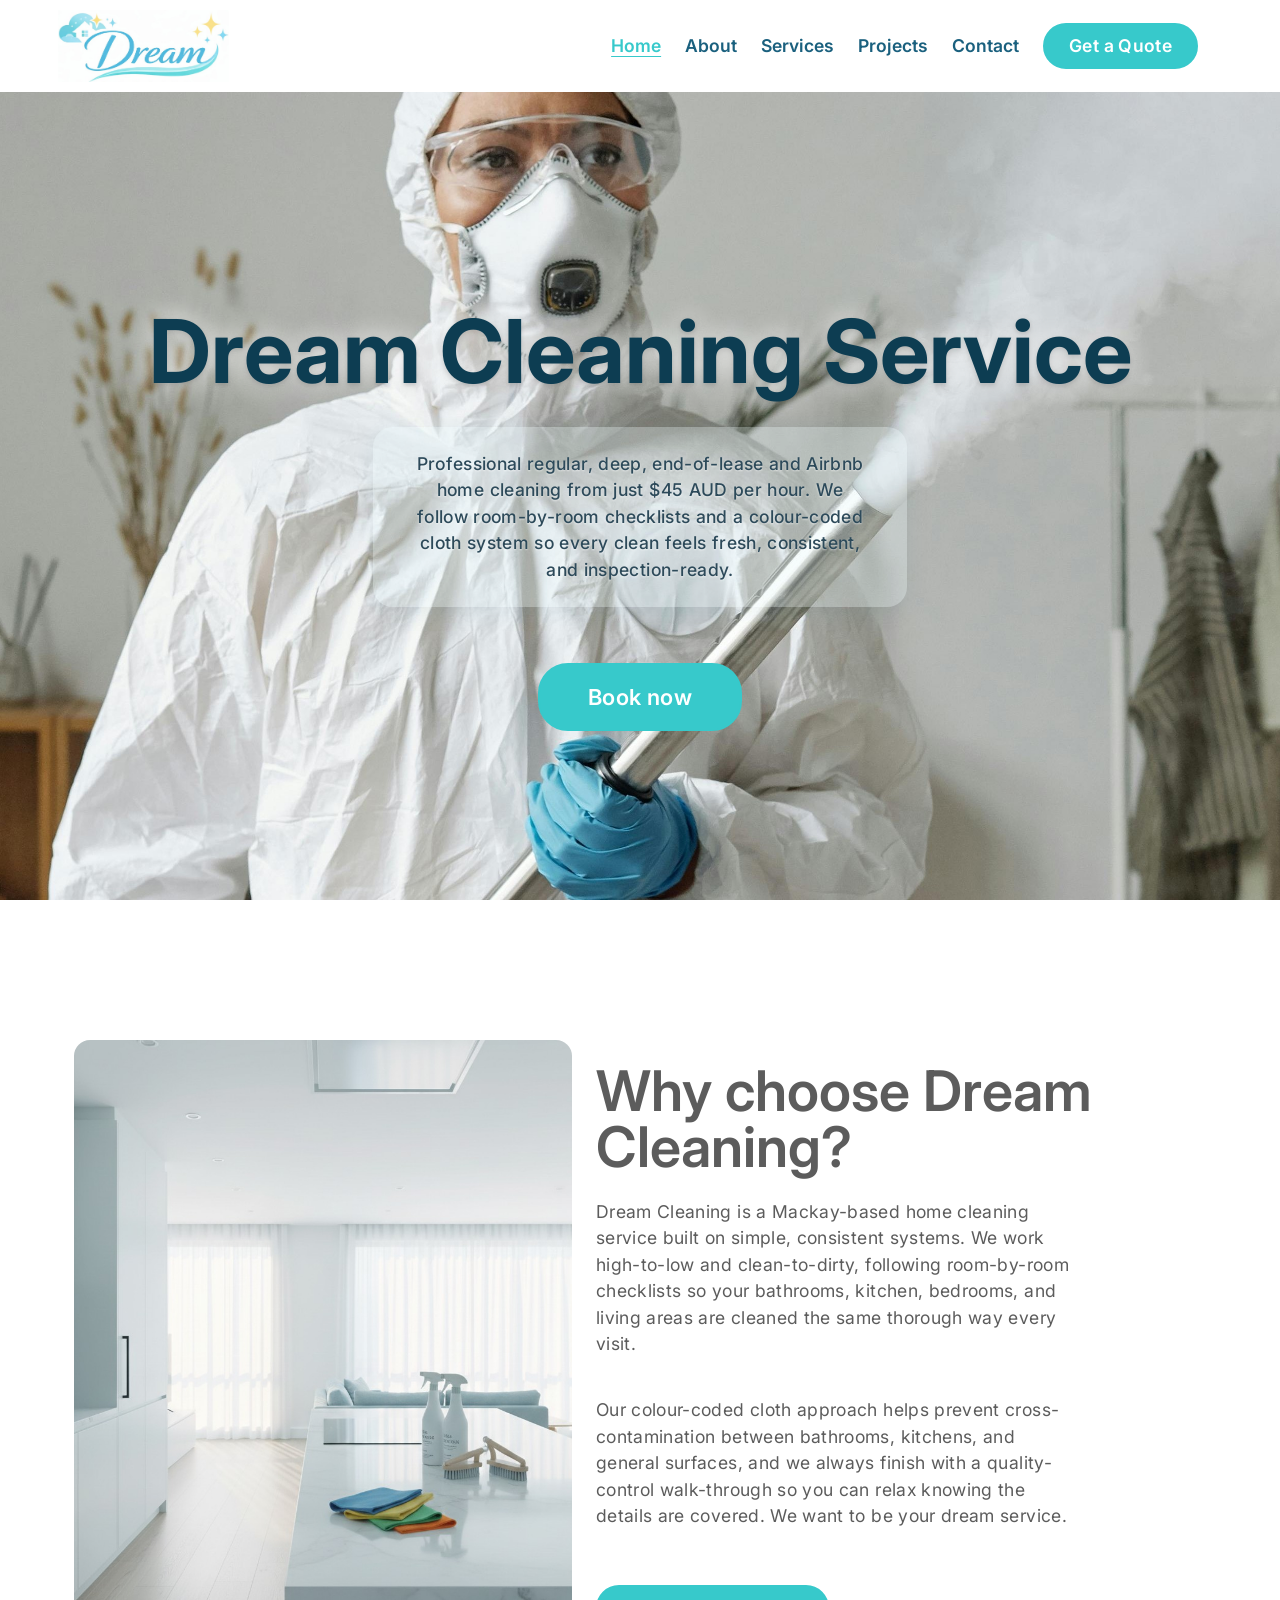
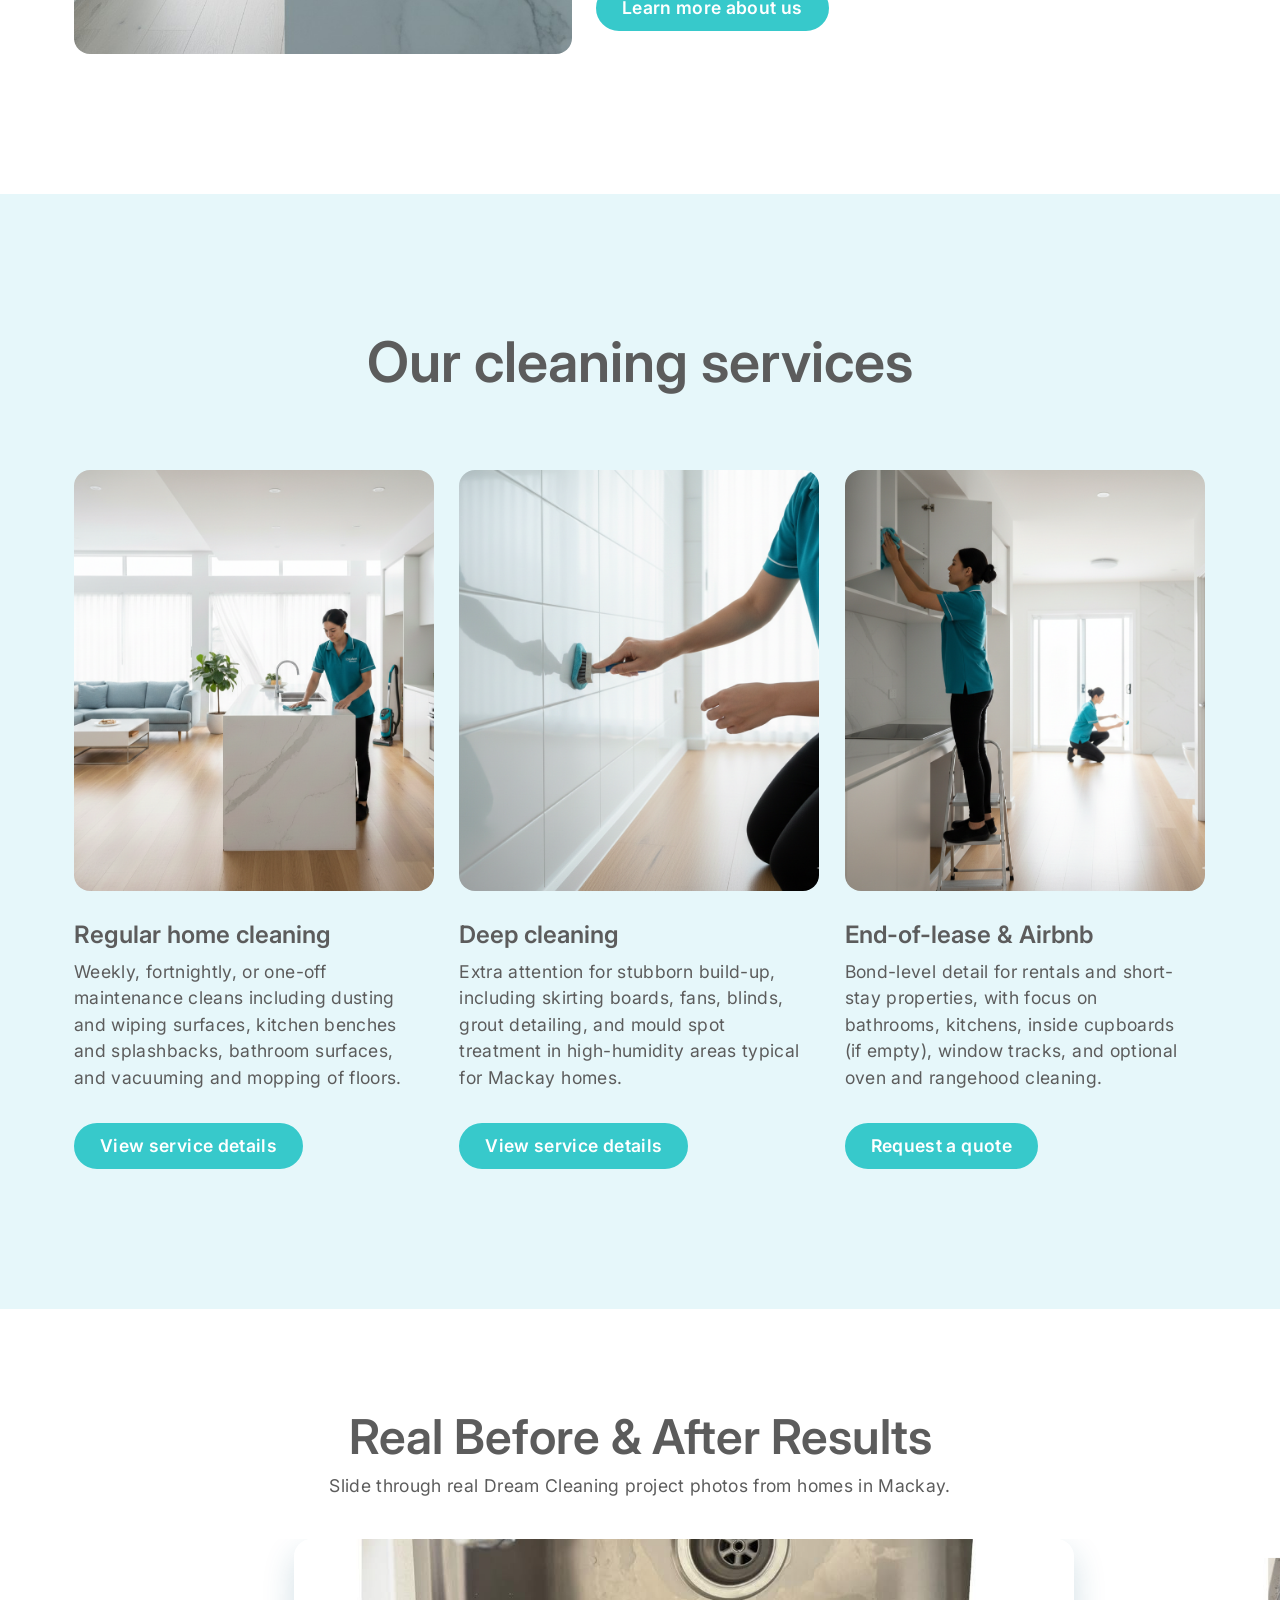
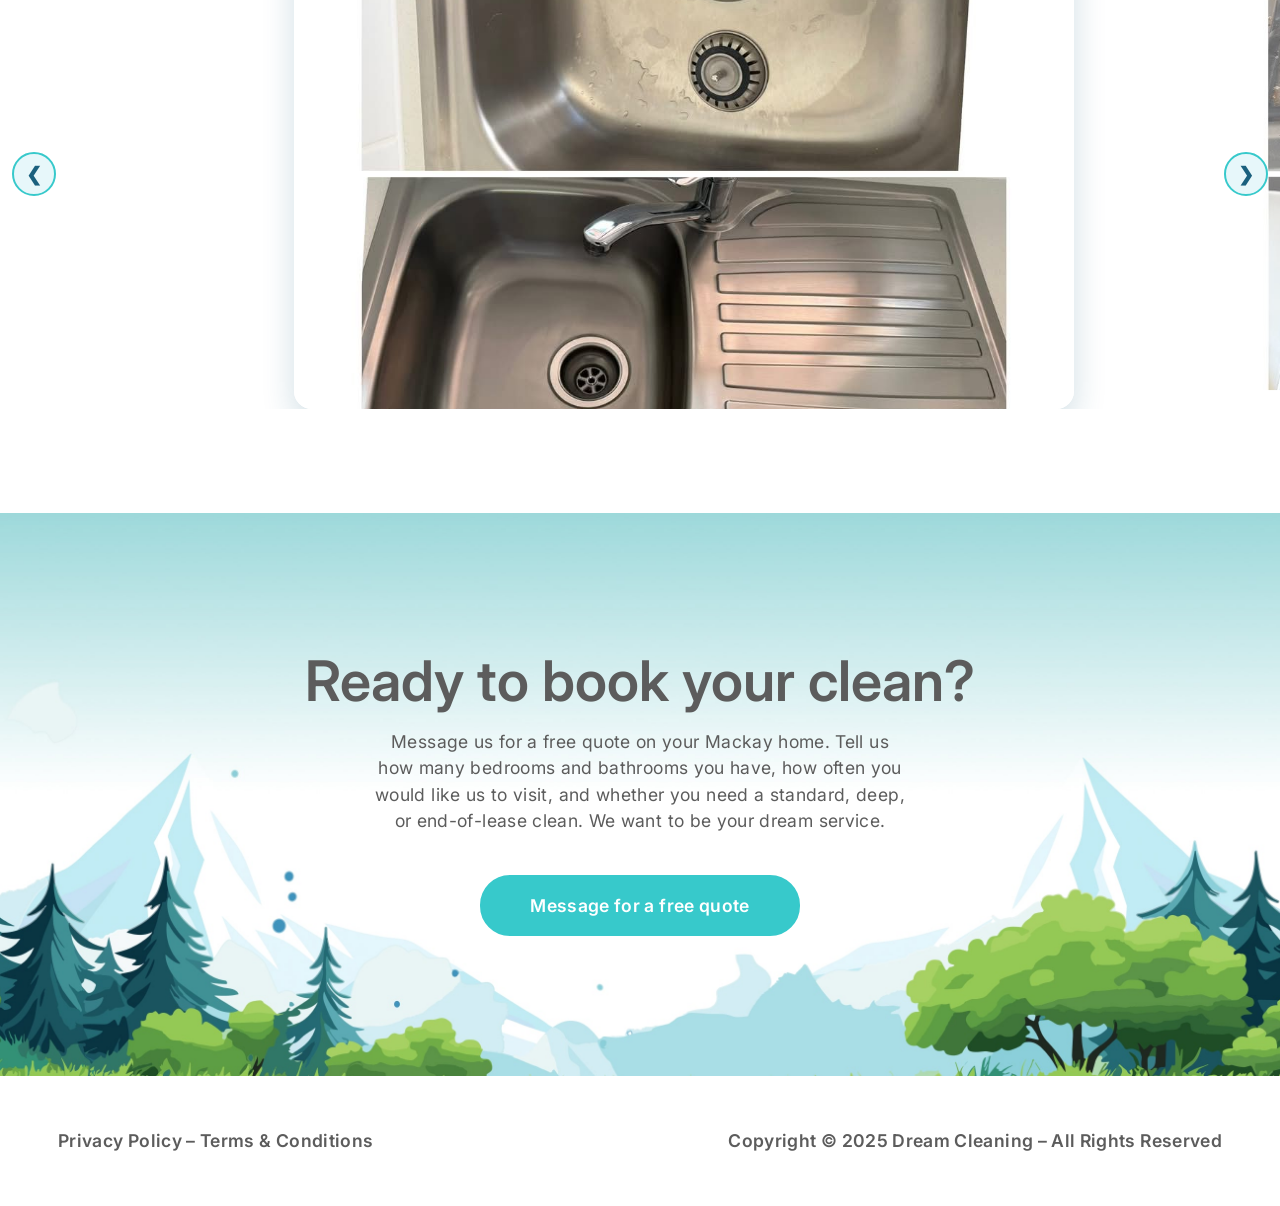
<file: index.html>
<!DOCTYPE html>
<html lang="en">

<head>
  <meta charset="UTF-8" />
  <meta name="viewport" content="width=device-width, initial-scale=1.0" />
  <link rel="icon" type="image/png" href="images/favicon.png" />
  <title>Dream Cleaning Service | Home Cleaning in Mackay</title>
  <link rel="stylesheet" href="css/style.css" />
</head>

<body>
  <div class="wrapper">
    <header class="header">
      <div class="header__container">
        <a href="index.html" class="header__logo logo"><img src="images/logo.png" alt="Dream Cleaning" /></a>
        <div class="header__navigation">
          <div class="header__menu menu">
            <nav class="menu__body">
              <nav class="menu__body">
                <ul class="menu__list">
                  <li class="menu__item"><a href="index.html" class="menu__link menu__link--active">Home</a></li>
                  <li class="menu__item"><a href="about.html" class="menu__link">About</a></li>
                  <li class="menu__item"><a href="services.html" class="menu__link">Services</a></li>
                  <li class="menu__item"><a href="projects.html" class="menu__link">Projects</a></li>
                  <li class="menu__item"><a href="contact.html" class="menu__link">Contact</a></li>
                </ul>
                <a href="contact.html" class="actions-header__button">Get a Quote</a>
              </nav>
          </div>
          <div class="header__actions actions-header">
            <button type="button" class="menu__icon icon-menu"><span></span></button>
          </div>
        </div>
      </div>
    </header>
    <main class="page">
      <section class="page__main main">
        <div class="main__container">
          <h1 class="main__title">Dream Cleaning Service</h1>
          <div class="main__text">
            Professional regular, deep, end-of-lease and Airbnb home cleaning from just $45 AUD per hour. We follow
            room-by-room checklists and a colour-coded cloth system so every clean feels fresh, consistent, and
            inspection-ready.
          </div>
          <a href="#" class="main__button">Book now</a>
        </div>
      </section>
      <section class="page__about about">
        <div class="about__container">
          <div class="about__image"><img src="images/Home/Home-About.jpg" alt="img" /></div>
          <div class="about__content">
            <h2 class="about__title title">Why choose Dream Cleaning?</h2>
            <div class="about__text">
              <p>
                Dream Cleaning is a Mackay-based home cleaning service built on simple, consistent systems. We work
                high-to-low and clean-to-dirty, following room-by-room checklists so your bathrooms, kitchen,
                bedrooms, and living areas are cleaned the same thorough way every visit.
              </p>
              <p>
                Our colour-coded cloth approach helps prevent cross-contamination between bathrooms, kitchens, and
                general surfaces, and we always finish with a quality-control walk-through so you can relax knowing
                the details are covered. We want to be your dream service.
              </p>
            </div>
            <a href="about.html" class="about__button button">Learn more about us</a>
          </div>
        </div>
      </section>
      <section class="page__services services">
        <div class="services__container">
          <h2 class="services__title title">Our cleaning services</h2>
          <div class="services__row">
            <div class="services__column">
              <div class="services__item item-services">
                <a class="item-services__top" href="#">
                  <div class="item-services__image">
                    <img src="images/Home/Home-Service-1.png" alt="img" />
                  </div>
                  <h3 class="item-services__title">Regular home cleaning</h3>
                </a>
                <div class="item-services__text">
                  Weekly, fortnightly, or one-off maintenance cleans including dusting and wiping surfaces, kitchen
                  benches and splashbacks, bathroom surfaces, and vacuuming and mopping of floors.
                </div>
                <a href="services.html" class="item-services__button button">View service details</a>
              </div>
            </div>
            <div class="services__column">
              <div class="services__item item-services">
                <a class="item-services__top" href="#">
                  <div class="item-services__image">
                    <img src="images/Home/Home-Service-2.png" alt="img" />
                  </div>
                  <h3 class="item-services__title">Deep cleaning</h3>
                </a>
                <div class="item-services__text">
                  Extra attention for stubborn build-up, including skirting boards, fans, blinds, grout detailing, and
                  mould spot treatment in high-humidity areas typical for Mackay homes.
                </div>
                <a href="services.html" class="item-services__button button">View service details</a>
              </div>
            </div>
            <div class="services__column">
              <div class="services__item item-services">
                <a class="item-services__top" href="#">
                  <div class="item-services__image">
                    <img src="images/Home/Home-Service-3.png" alt="img" />
                  </div>
                  <h3 class="item-services__title">End-of-lease & Airbnb</h3>
                </a>
                <div class="item-services__text">
                  Bond-level detail for rentals and short-stay properties, with focus on bathrooms, kitchens, inside
                  cupboards (if empty), window tracks, and optional oven and rangehood cleaning.
                </div>
                <a href="services.html" class="item-services__button button">Request a quote</a>
              </div>
            </div>
          </div>
        </div>
      </section>
      <section class="page__results-carousel results-carousel">
        <div class="results-carousel__container">
          <h2 class="results-carousel__title title">Real Before & After Results</h2>
          <p class="results-carousel__text">Slide through real Dream Cleaning project photos from homes in Mackay.</p>

          <div class="results-carousel__viewport" data-results-carousel>
            <button class="results-carousel__arrow results-carousel__arrow--prev" type="button" data-carousel-prev aria-label="Previous image">
              <span aria-hidden="true">&#10094;</span>
            </button>

            <div class="results-carousel__track" data-carousel-track>
              <article class="results-carousel__slide"><img src="images/Project_Photos/1.jpeg" alt="Before and after project photo 1" /></article>
              <article class="results-carousel__slide"><img src="images/Project_Photos/2.jpeg" alt="Before and after project photo 2" /></article>
              <article class="results-carousel__slide"><img src="images/Project_Photos/3.jpeg" alt="Before and after project photo 3" /></article>
              <article class="results-carousel__slide"><img src="images/Project_Photos/4.jpeg" alt="Before and after project photo 4" /></article>
              <article class="results-carousel__slide"><img src="images/Project_Photos/5.jpeg" alt="Before and after project photo 5" /></article>
              <article class="results-carousel__slide"><img src="images/Project_Photos/6.jpeg" alt="Before and after project photo 6" /></article>
              <article class="results-carousel__slide"><img src="images/Project_Photos/7.jpeg" alt="Before and after project photo 7" /></article>
              <article class="results-carousel__slide"><img src="images/Project_Photos/8.jpeg" alt="Before and after project photo 8" /></article>
            </div>

            <button class="results-carousel__arrow results-carousel__arrow--next" type="button" data-carousel-next aria-label="Next image">
              <span aria-hidden="true">&#10095;</span>
            </button>
          </div>
        </div>
      </section>
      <section class="page__outro outro outro_home">
        <div class="outro__container">
          <h2 class="outro__title title">Ready to book your clean?</h2>
          <div class="outro__text">
            Message us for a free quote on your Mackay home. Tell us how many bedrooms and bathrooms you have, how
            often you would like us to visit, and whether you need a standard, deep, or end-of-lease clean. We want to
            be your dream service.
          </div>
          <a href="contact.html" class="outro__button button">Message for a free quote</a>
        </div>
      </section>
    </main>
    <footer class="footer">
      <div class="footer__container">
        <a href="#" class="footer__policy">Privacy Policy – Terms & Conditions</a>
        <div class="footer__copyright">Copyright © 2025 Dream Cleaning – All Rights Reserved</div>
      </div>
    </footer>
  </div>
  <script src="js/script.js"></script>
</body>

</html>
</file>
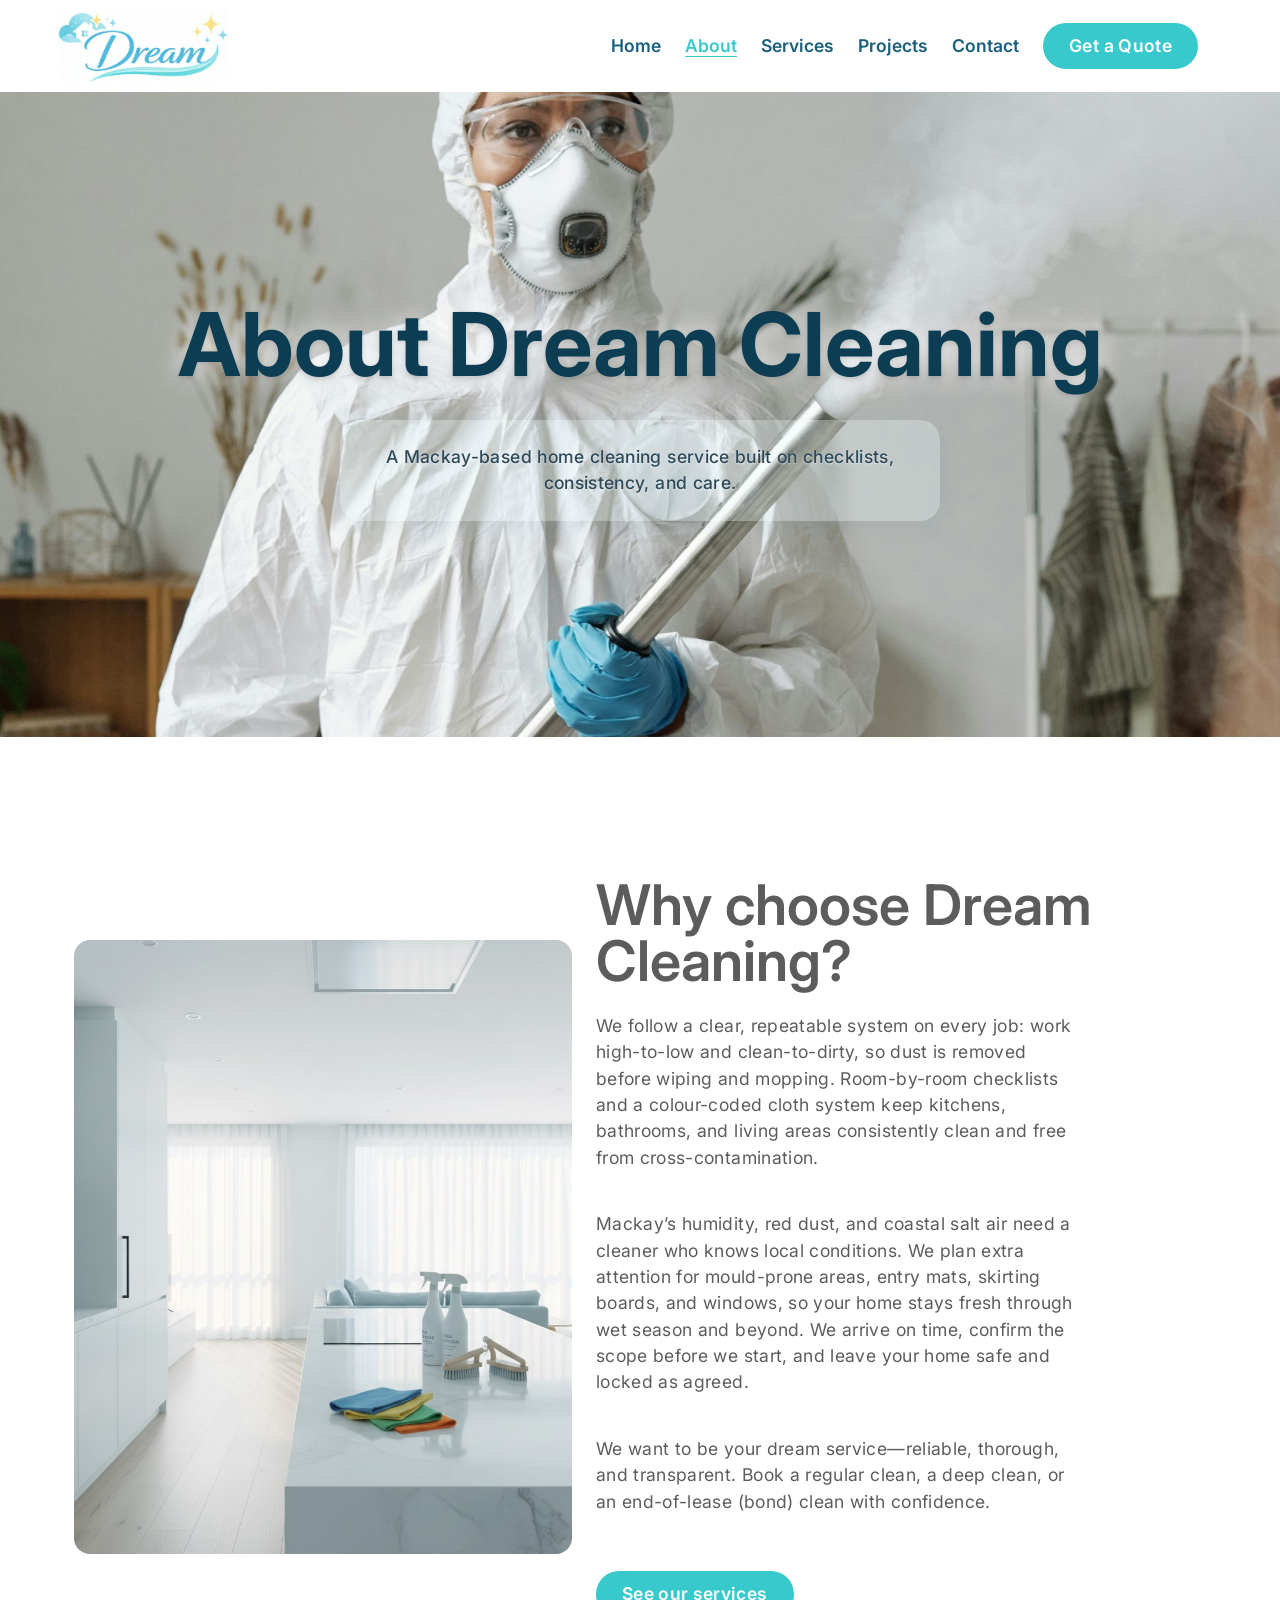
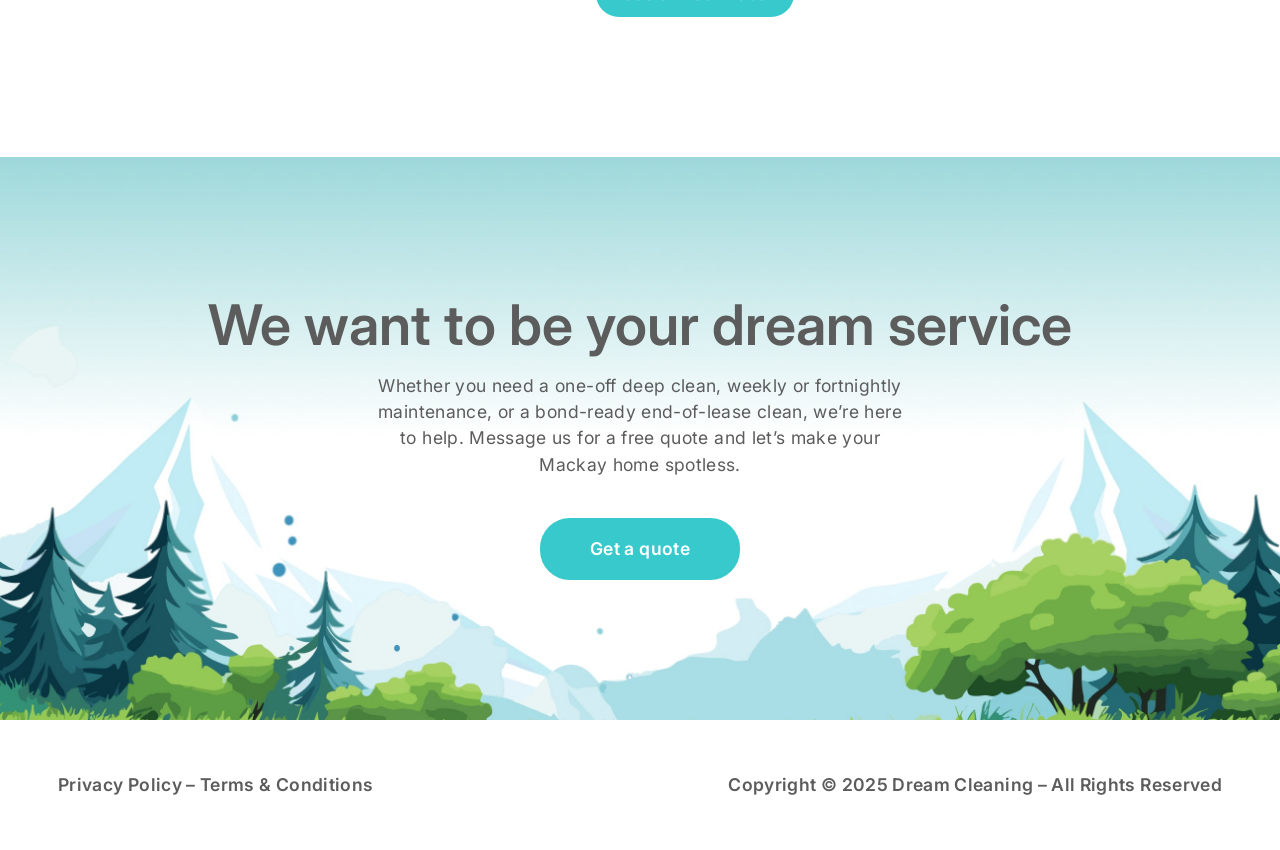
<file: about.html>
<!DOCTYPE html>
<html lang="en">

<head>
  <meta charset="UTF-8" />
  <meta name="viewport" content="width=device-width, initial-scale=1.0" />
  <link rel="icon" type="image/png" href="images/favicon.png" />
  <title>About Dream Cleaning | Mackay Home Cleaning</title>
  <link rel="stylesheet" href="css/style.css" />
</head>

<body>
  <div class="wrapper">
    <header class="header">
      <div class="header__container">
        <a href="index.html" class="header__logo logo"><img src="images/logo.png" alt="Dream Cleaning" /></a>
        <div class="header__navigation">
          <div class="header__menu menu">
            <nav class="menu__body">
              <nav class="menu__body">
                <ul class="menu__list">
                  <li class="menu__item"><a href="index.html" class="menu__link">Home</a></li>
                  <li class="menu__item"><a href="about.html" class="menu__link menu__link--active">About</a></li>
                  <li class="menu__item"><a href="services.html" class="menu__link">Services</a></li>
                  <li class="menu__item"><a href="projects.html" class="menu__link">Projects</a></li>
                  <li class="menu__item"><a href="contact.html" class="menu__link">Contact</a></li>
                </ul>
                <a href="contact.html" class="actions-header__button">Get a Quote</a>
              </nav>
          </div>
          <div class="header__actions actions-header">
            <button type="button" class="menu__icon icon-menu"><span></span></button>
          </div>
        </div>
      </div>
    </header>
    <main class="page">
      <section class="page__main main main_about main_pages">
        <div class="main__container main__container_pages">
          <h1 class="main__title">About Dream Cleaning</h1>
          <div class="main__text main__text_pages">
            A Mackay-based home cleaning service built on checklists, consistency, and care.
          </div>
        </div>
      </section>
      <section class="page__about about">
        <div class="about__container">
          <div class="about__image"><img src="images/About/About-Our-Mission.jpg" alt="img" /></div>
          <div class="about__content">
            <h2 class="about__title title">Why choose Dream Cleaning?</h2>
            <div class="about__text">
              <p>
                We follow a clear, repeatable system on every job: work high-to-low and clean-to-dirty, so dust is
                removed before wiping and mopping. Room-by-room checklists and a colour-coded cloth system keep
                kitchens, bathrooms, and living areas consistently clean and free from cross-contamination.
              </p>
              <p>
                Mackay’s humidity, red dust, and coastal salt air need a cleaner who knows local conditions. We plan
                extra attention for mould-prone areas, entry mats, skirting boards, and windows, so your home stays
                fresh through wet season and beyond. We arrive on time, confirm the scope before we start, and leave
                your home safe and locked as agreed.
              </p>
              <p>
                We want to be your dream service—reliable, thorough, and transparent. Book a regular clean, a deep
                clean, or an end-of-lease (bond) clean with confidence.
              </p>
            </div>
            <a href="services.html" class="about__button button">See our services</a>
          </div>
        </div>
      </section>
      <section class="page__outro outro outro_about">
        <div class="outro__container">
          <h2 class="outro__title title">We want to be your dream service</h2>
          <div class="outro__text">
            Whether you need a one-off deep clean, weekly or fortnightly maintenance, or a bond-ready end-of-lease
            clean, we’re here to help. Message us for a free quote and let’s make your Mackay home spotless.
          </div>
          <a href="contact.html" class="outro__button button">Get a quote</a>
        </div>
      </section>
    </main>
    <footer class="footer">
      <div class="footer__container">
        <a href="#" class="footer__policy">Privacy Policy – Terms & Conditions</a>
        <div class="footer__copyright">Copyright © 2025 Dream Cleaning – All Rights Reserved</div>
      </div>
    </footer>
  </div>
  <script src="js/script.js"></script>
</body>

</html>
</file>
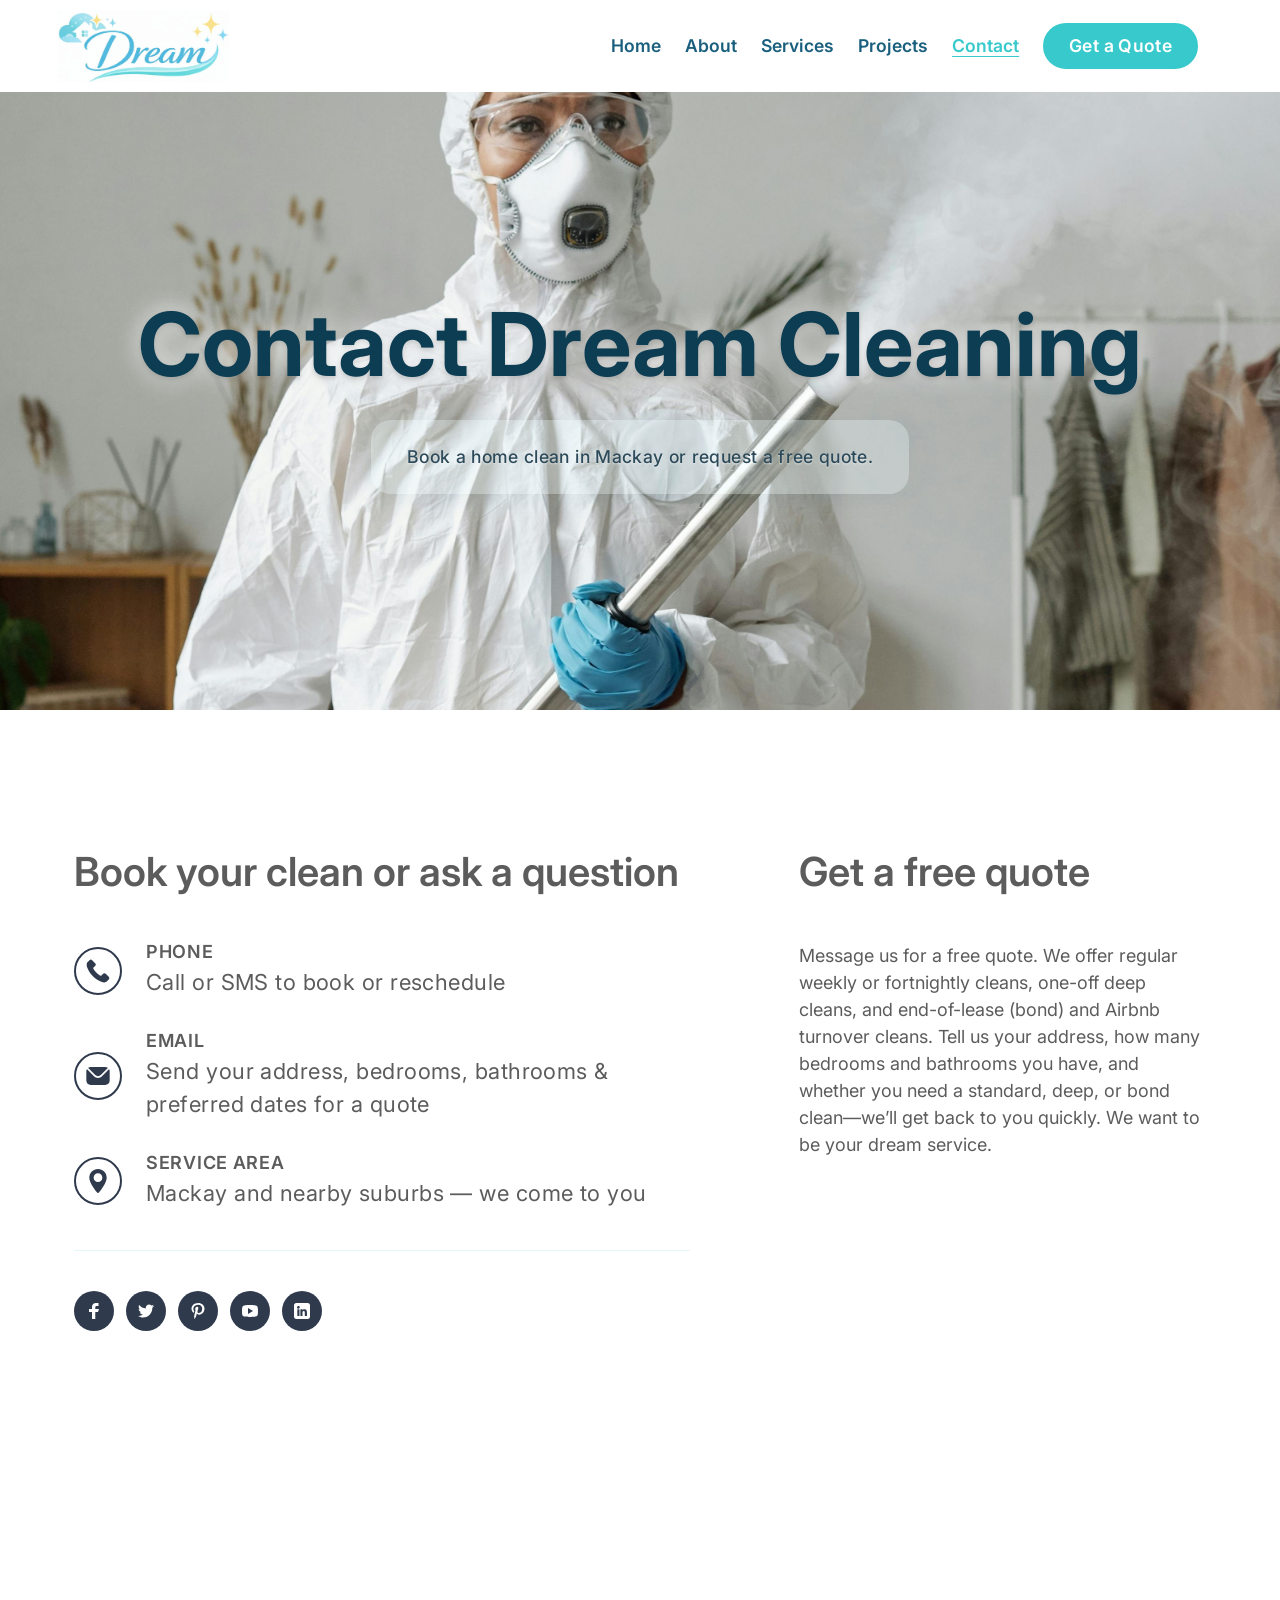
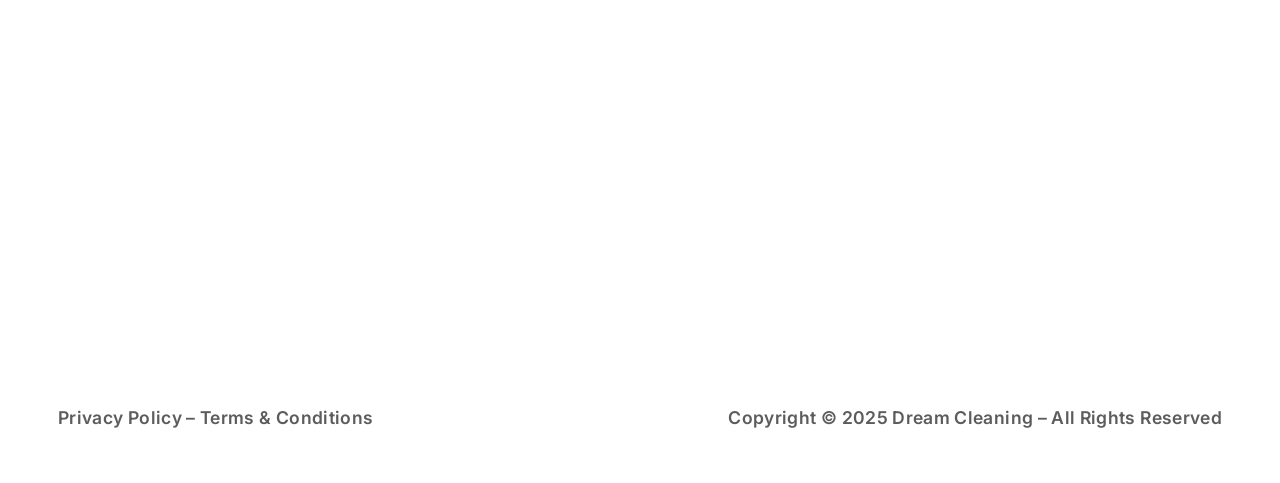
<file: contact.html>
<!DOCTYPE html>
<html lang="en">

<head>
  <meta charset="UTF-8" />
  <meta name="viewport" content="width=device-width, initial-scale=1.0" />
  <link rel="icon" type="image/png" href="images/favicon.png" />
  <title>Contact Dream Cleaning | Free Quote</title>
  <link rel="stylesheet" href="css/style.css" />
</head>

<body>
  <div class="wrapper">
    <header class="header">
      <div class="header__container">
        <a href="index.html" class="header__logo logo"><img src="images/logo.png" alt="Dream Cleaning" /></a>
        <div class="header__navigation">
          <div class="header__menu menu">
            <nav class="menu__body">
              <nav class="menu__body">
                <ul class="menu__list">
                  <li class="menu__item"><a href="index.html" class="menu__link">Home</a></li>
                  <li class="menu__item"><a href="about.html" class="menu__link">About</a></li>
                  <li class="menu__item"><a href="services.html" class="menu__link">Services</a></li>
                  <li class="menu__item"><a href="projects.html" class="menu__link">Projects</a></li>
                  <li class="menu__item"><a href="contact.html" class="menu__link menu__link--active">Contact</a></li>
                </ul>
                <a href="contact.html" class="actions-header__button">Get a Quote</a>
              </nav>
          </div>
          <div class="header__actions actions-header">
            <button type="button" class="menu__icon icon-menu"><span></span></button>
          </div>
        </div>
      </div>
    </header>
    <main class="page">
      <section class="page__main main main_contact main_pages">
        <div class="main__container main__container_pages">
          <h1 class="main__title">Contact Dream Cleaning</h1>
          <div class="main__text main__text_pages">
            Book a home clean in Mackay or request a free quote.
          </div>
        </div>
      </section>
      <section class="page__contact contact">
        <div class="contact__container">
          <div class="contact__contacts">
            <h2 class="contact__title">Book your clean or ask a question</h2>
            <div class="contact__connect connect-contact">
              <a type="tel:+1234567890" href="tel:+1234567890" class="connect-contact__item">
                <div class="connect-contact__icon"><img src="img/contact/phone.svg" alt="ico" /></div>
                <div class="connect-contact__content">
                  <h3 class="connect-contant__type">Phone</h3>
                  <div class="connect-contact__label">Call or SMS to book or reschedule</div>
                </div>
              </a>
              <a type="mailto:email@website.com" href="mailto:email@website.com" class="connect-contact__item">
                <div class="connect-contact__icon"><img src="img/contact/email.svg" alt="ico" /></div>
                <div class="connect-contact__content">
                  <h3 class="connect-contant__type">Email</h3>
                  <div class="connect-contact__label">Send your address, bedrooms, bathrooms & preferred dates for a quote</div>
                </div>
              </a>
              <a href="https://www.google.com/maps/place/Mackay+QLD,+Australia/@-21.1426694,149.1721428,15z" target="_blank" rel="noopener noreferrer"
                class="connect-contact__item">
                <div class="connect-contact__icon"><img src="img/contact/address.svg" alt="ico" /></div>
                <div class="connect-contact__content">
                  <h3 class="connect-contant__type">Service area</h3>
                  <div class="connect-contact__label">Mackay and nearby suburbs — we come to you</div>
                </div>
              </a>
            </div>
            <div class="contact__links">
              <a href="#" class="contact__link"><img src="img/contact/fb.svg" alt="icon" /></a>
              <a href="#" class="contact__link"><img src="img/contact/tw.svg" alt="icon" /></a>
              <a href="#" class="contact__link"><img src="img/contact/ig.svg" alt="icon" /></a>
              <a href="#" class="contact__link"><img src="img/contact/youtube.svg" alt="icon" /></a>
              <a href="#" class="contact__link"><img src="img/contact/in.svg" alt="icon" /></a>
            </div>
          </div>
          <div class="contact__info">
            <h2 class="contact__title">Get a free quote</h2>
            <div class="contact__text">
              <p>
                Message us for a free quote. We offer regular weekly or fortnightly cleans, one-off deep cleans, and
                end-of-lease (bond) and Airbnb turnover cleans. Tell us your address, how many bedrooms and
                bathrooms you have, and whether you need a standard, deep, or bond clean—we’ll get back to you
                quickly. We want to be your dream service.
              </p>
            </div>
          </div>
        </div>
      </section>
      <section class="page__map map">
        <iframe
          src="https://www.google.com/maps/embed?pb=!1m18!1m12!1m3!1d728.5!2d149.1868281!3d-21.1433971!2m3!1f0!2f0!3f0!3m2!1i1024!2i768!4f13.1!3m3!1m2!1s0x6bdbd3f7a2d35607%3A0x500eef17f210400!2sMackay+QLD%2C+Australia!5e0!3m2!1sen!2sau"
          allowfullscreen="" loading="lazy" referrerpolicy="no-referrer-when-downgrade"
          title="Dream Cleaning service area – Mackay QLD"></iframe>
      </section>
    </main>
    <footer class="footer">
      <div class="footer__container">
        <a href="#" class="footer__policy">Privacy Policy – Terms & Conditions</a>
        <div class="footer__copyright">Copyright © 2025 Dream Cleaning – All Rights Reserved</div>
      </div>
    </footer>
  </div>
  <script src="js/script.js"></script>
</body>

</html>
</file>
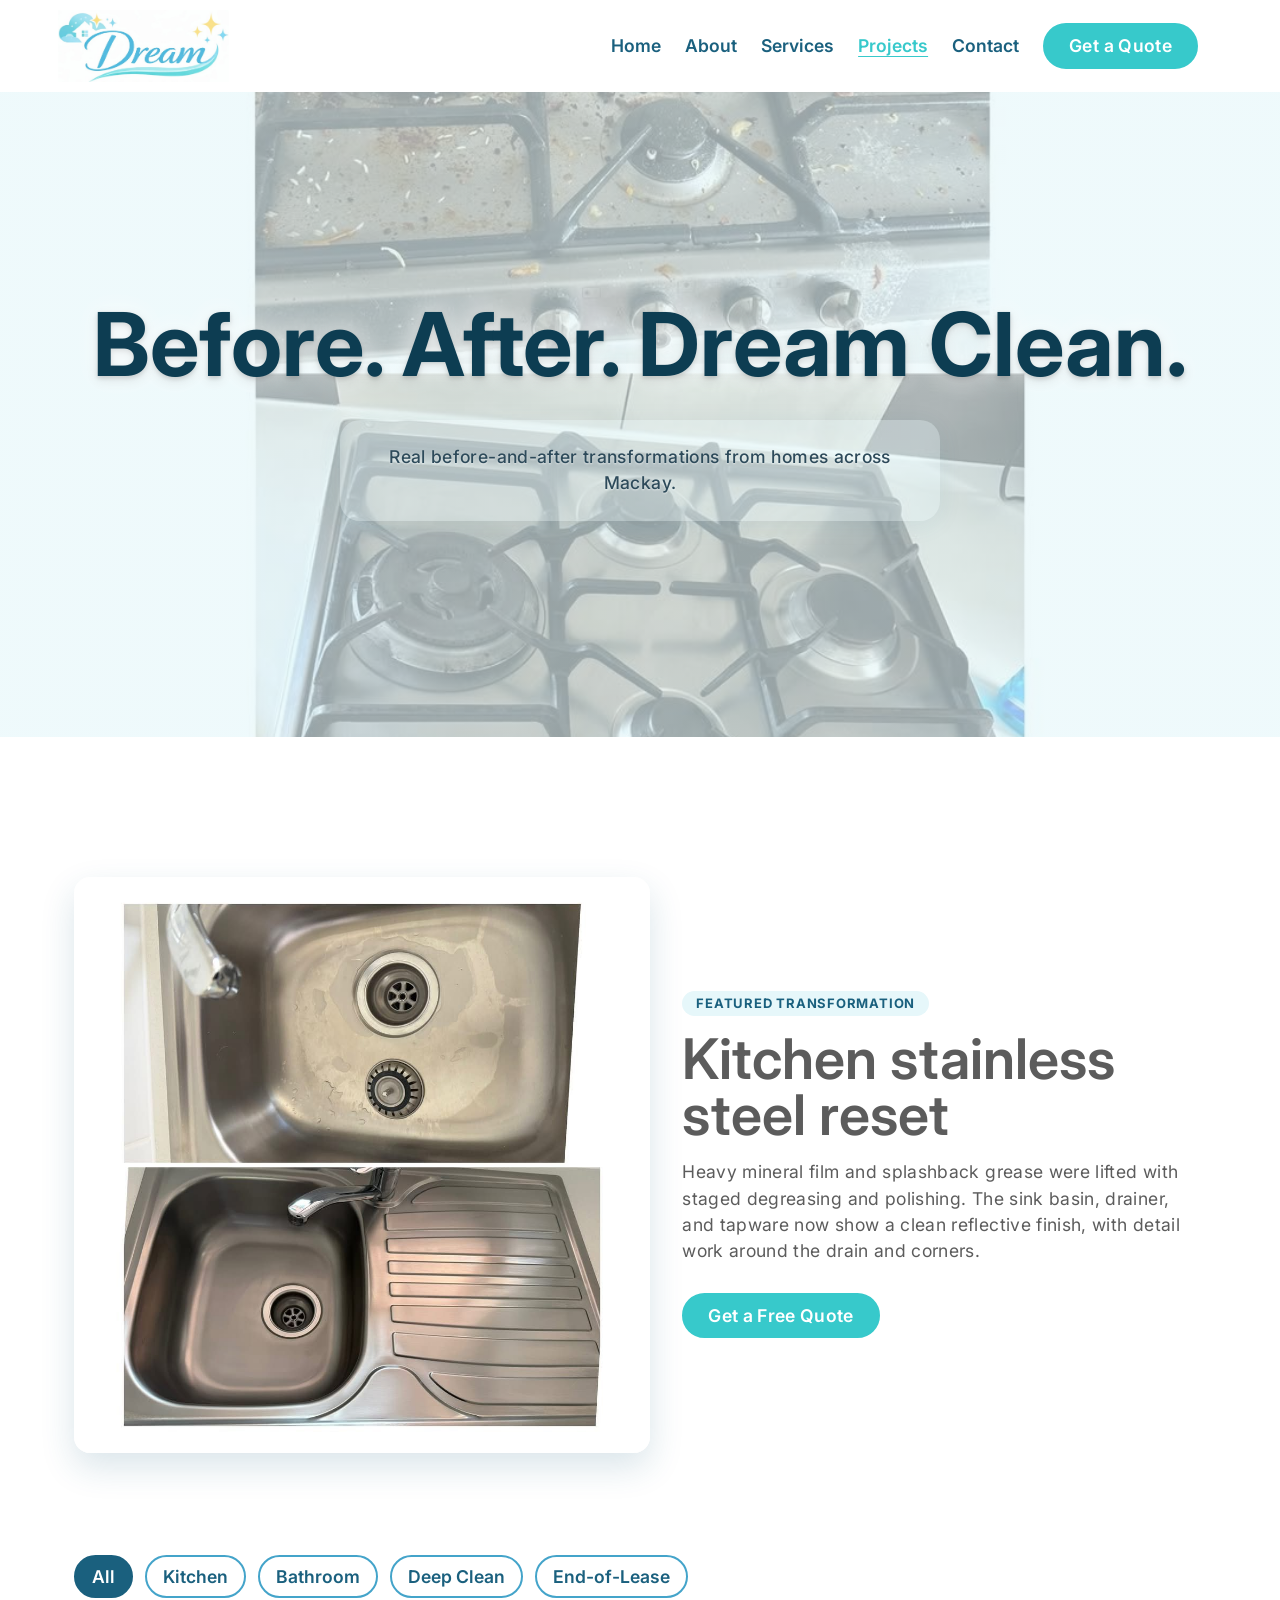
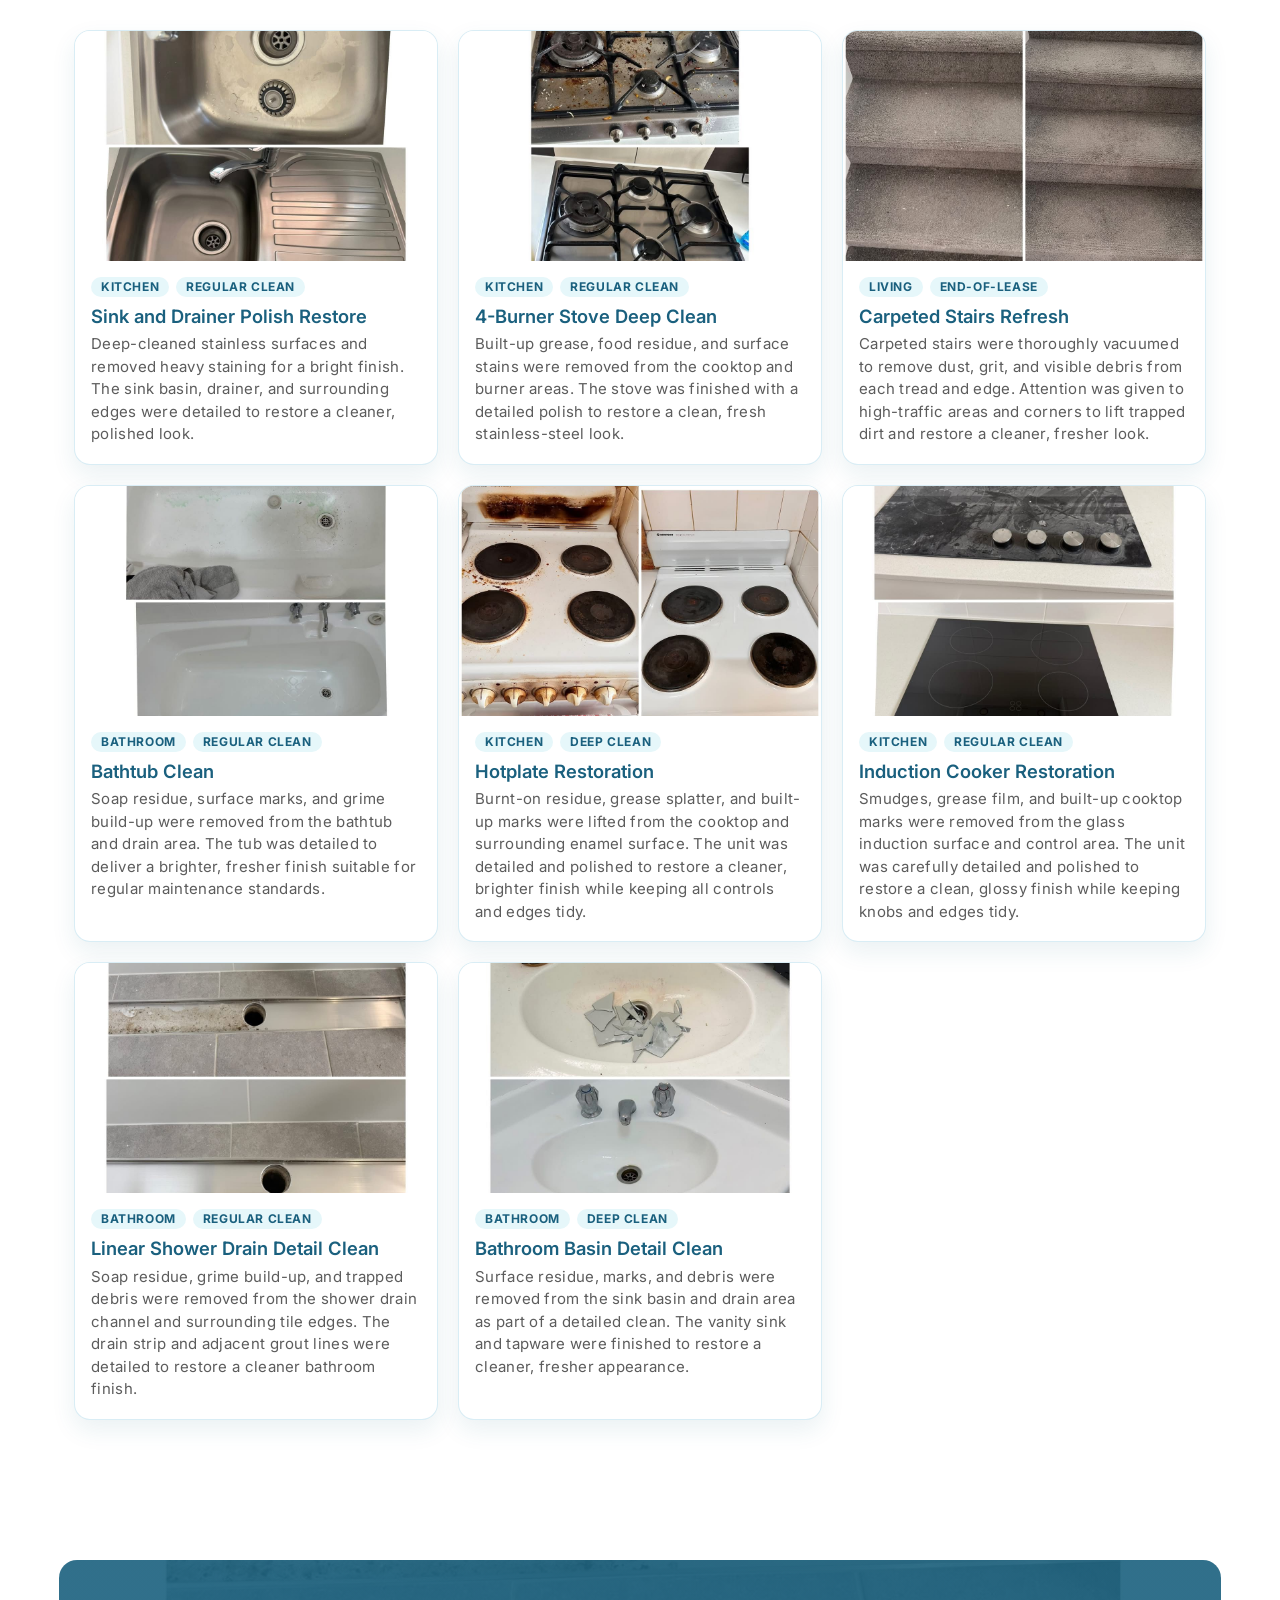
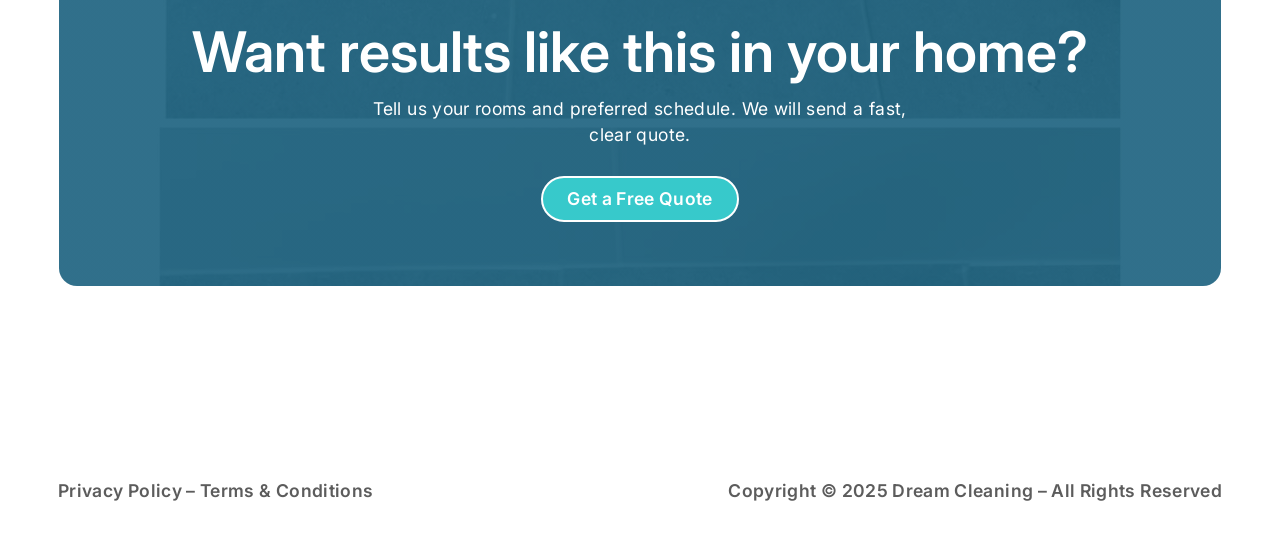
<file: projects.html>
<!DOCTYPE html>
<html lang="en">

<head>
  <meta charset="UTF-8" />
  <meta name="viewport" content="width=device-width, initial-scale=1.0" />
  <link rel="icon" type="image/png" href="images/favicon.png" />
  <title>Before. After. Dream Clean. | Dream Cleaning</title>
  <link rel="stylesheet" href="css/style.css" />
</head>

<body>
  <div class="wrapper">
    <header class="header">
      <div class="header__container">
        <a href="index.html" class="header__logo logo"><img src="images/logo.png" alt="Dream Cleaning" /></a>
        <div class="header__navigation">
          <div class="header__menu menu">
            <nav class="menu__body">
              <nav class="menu__body">
                <ul class="menu__list">
                  <li class="menu__item"><a href="index.html" class="menu__link">Home</a></li>
                  <li class="menu__item"><a href="about.html" class="menu__link">About</a></li>
                  <li class="menu__item"><a href="services.html" class="menu__link">Services</a></li>
                  <li class="menu__item"><a href="projects.html" class="menu__link menu__link--active">Projects</a></li>
                  <li class="menu__item"><a href="contact.html" class="menu__link">Contact</a></li>
                </ul>
                <a href="contact.html" class="actions-header__button">Get a Quote</a>
              </nav>
          </div>
          <div class="header__actions actions-header">
            <button type="button" class="menu__icon icon-menu"><span></span></button>
          </div>
        </div>
      </div>
    </header>

    <main class="page">
      <section class="page__main main main_projects main_pages">
        <div class="main__container main__container_pages">
          <h1 class="main__title">Before. After. Dream Clean.</h1>
          <div class="main__text main__text_pages">
            Real before-and-after transformations from homes across Mackay.
          </div>
        </div>
      </section>

      <section class="page__project-spotlight project-spotlight">
        <div class="project-spotlight__container">
          <div class="project-spotlight__image">
            <img src="images/Project_Photos/1.jpeg" alt="Featured kitchen transformation project" />
          </div>
          <div class="project-spotlight__content">
            <div class="project-spotlight__badge">Featured Transformation</div>
            <h2 class="project-spotlight__title title">Kitchen stainless steel reset</h2>
            <div class="project-spotlight__text">
              Heavy mineral film and splashback grease were lifted with staged degreasing and polishing. The sink basin,
              drainer, and tapware now show a clean reflective finish, with detail work around the drain and corners.
            </div>
            <a href="contact.html" class="project-spotlight__button button">Get a Free Quote</a>
          </div>
        </div>
      </section>

      <section class="page__projects-gallery projects-gallery">
        <div class="projects-gallery__container">
          <div class="projects-gallery__filters" data-project-filters>
            <button class="projects-gallery__filter is-active" type="button" data-filter="all">All</button>
            <button class="projects-gallery__filter" type="button" data-filter="kitchen">Kitchen</button>
            <button class="projects-gallery__filter" type="button" data-filter="bathroom">Bathroom</button>
            <button class="projects-gallery__filter" type="button" data-filter="deep">Deep Clean</button>
            <button class="projects-gallery__filter" type="button" data-filter="endlease">End-of-Lease</button>
          </div>

          <div class="projects-gallery__grid">
            <article class="projects-gallery__card project-card" data-category="kitchen regular">
              <div class="project-card__image"><img src="images/Project_Photos/1.jpeg" alt="Kitchen sink before and after" /></div>
              <div class="project-card__body">
                <div class="project-card__badges">
                  <span class="project-card__badge">KITCHEN</span>
                  <span class="project-card__badge">REGULAR CLEAN</span>
                </div>
                <h3 class="project-card__title">Sink and Drainer Polish Restore</h3>
                <p class="project-card__text">Deep-cleaned stainless surfaces and removed heavy staining for a bright finish. The sink basin, drainer, and surrounding edges were detailed to restore a cleaner, polished look.</p>
              </div>
            </article>

            <article class="projects-gallery__card project-card" data-category="kitchen regular">
              <div class="project-card__image"><img src="images/Project_Photos/2.jpeg" alt="4-burner stove before and after cleaning" /></div>
              <div class="project-card__body">
                <div class="project-card__badges">
                  <span class="project-card__badge">KITCHEN</span>
                  <span class="project-card__badge">REGULAR CLEAN</span>
                </div>
                <h3 class="project-card__title">4-Burner Stove Deep Clean</h3>
                <p class="project-card__text">Built-up grease, food residue, and surface stains were removed from the cooktop and burner areas. The stove was finished with a detailed polish to restore a clean, fresh stainless-steel look.</p>
              </div>
            </article>

            <article class="projects-gallery__card project-card" data-category="living endlease">
              <div class="project-card__image"><img src="images/Project_Photos/3.jpeg" alt="Carpeted stairs before and after cleaning" /></div>
              <div class="project-card__body">
                <div class="project-card__badges">
                  <span class="project-card__badge">LIVING</span>
                  <span class="project-card__badge">END-OF-LEASE</span>
                </div>
                <h3 class="project-card__title">Carpeted Stairs Refresh</h3>
                <p class="project-card__text">Carpeted stairs were thoroughly vacuumed to remove dust, grit, and visible debris from each tread and edge. Attention was given to high-traffic areas and corners to lift trapped dirt and restore a cleaner, fresher look.</p>
              </div>
            </article>

            <article class="projects-gallery__card project-card" data-category="bathroom regular">
              <div class="project-card__image"><img src="images/Project_Photos/4.jpeg" alt="Bathroom reset before and after" /></div>
              <div class="project-card__body">
                <div class="project-card__badges">
                  <span class="project-card__badge">BATHROOM</span>
                  <span class="project-card__badge">REGULAR CLEAN</span>
                </div>
                <h3 class="project-card__title">Bathtub Clean</h3>
                <p class="project-card__text">Soap residue, surface marks, and grime build-up were removed from the bathtub and drain area. The tub was detailed to deliver a brighter, fresher finish suitable for regular maintenance standards.</p>
              </div>
            </article>

            <article class="projects-gallery__card project-card" data-category="kitchen deep">
              <div class="project-card__image"><img src="images/Project_Photos/5.jpeg" alt="Hotplate before and after restoration" /></div>
              <div class="project-card__body">
                <div class="project-card__badges">
                  <span class="project-card__badge">KITCHEN</span>
                  <span class="project-card__badge">DEEP CLEAN</span>
                </div>
                <h3 class="project-card__title">Hotplate Restoration</h3>
                <p class="project-card__text">Burnt-on residue, grease splatter, and built-up marks were lifted from the cooktop and surrounding enamel surface. The unit was detailed and polished to restore a cleaner, brighter finish while keeping all controls and edges tidy.</p>
              </div>
            </article>

            <article class="projects-gallery__card project-card" data-category="kitchen regular">
              <div class="project-card__image"><img src="images/Project_Photos/6.jpeg" alt="Induction cooker before and after restoration" /></div>
              <div class="project-card__body">
                <div class="project-card__badges">
                  <span class="project-card__badge">KITCHEN</span>
                  <span class="project-card__badge">REGULAR CLEAN</span>
                </div>
                <h3 class="project-card__title">Induction Cooker Restoration</h3>
                <p class="project-card__text">Smudges, grease film, and built-up cooktop marks were removed from the glass induction surface and control area. The unit was carefully detailed and polished to restore a clean, glossy finish while keeping knobs and edges tidy.</p>
              </div>
            </article>

            <article class="projects-gallery__card project-card" data-category="bathroom regular">
              <div class="project-card__image"><img src="images/Project_Photos/7.jpeg" alt="Linear shower drain before and after clean" /></div>
              <div class="project-card__body">
                <div class="project-card__badges">
                  <span class="project-card__badge">BATHROOM</span>
                  <span class="project-card__badge">REGULAR CLEAN</span>
                </div>
                <h3 class="project-card__title">Linear Shower Drain Detail Clean</h3>
                <p class="project-card__text">Soap residue, grime build-up, and trapped debris were removed from the shower drain channel and surrounding tile edges. The drain strip and adjacent grout lines were detailed to restore a cleaner bathroom finish.</p>
              </div>
            </article>

            <article class="projects-gallery__card project-card" data-category="bathroom deep">
              <div class="project-card__image"><img src="images/Project_Photos/8.jpeg" alt="Bathroom basin before and after deep clean" /></div>
              <div class="project-card__body">
                <div class="project-card__badges">
                  <span class="project-card__badge">BATHROOM</span>
                  <span class="project-card__badge">DEEP CLEAN</span>
                </div>
                <h3 class="project-card__title">Bathroom Basin Detail Clean</h3>
                <p class="project-card__text">Surface residue, marks, and debris were removed from the sink basin and drain area as part of a detailed clean. The vanity sink and tapware were finished to restore a cleaner, fresher appearance.</p>
              </div>
            </article>
          </div>
        </div>
      </section>

      <section class="page__projects-cta projects-cta">
        <div class="projects-cta__container">
          <h2 class="projects-cta__title title">Want results like this in your home?</h2>
          <div class="projects-cta__text">Tell us your rooms and preferred schedule. We will send a fast, clear quote.</div>
          <a href="contact.html" class="projects-cta__button button">Get a Free Quote</a>
        </div>
      </section>
    </main>

    <footer class="footer">
      <div class="footer__container">
        <a href="#" class="footer__policy">Privacy Policy – Terms & Conditions</a>
        <div class="footer__copyright">Copyright © 2025 Dream Cleaning – All Rights Reserved</div>
      </div>
    </footer>
  </div>
  <script src="js/script.js"></script>
</body>

</html>
</file>
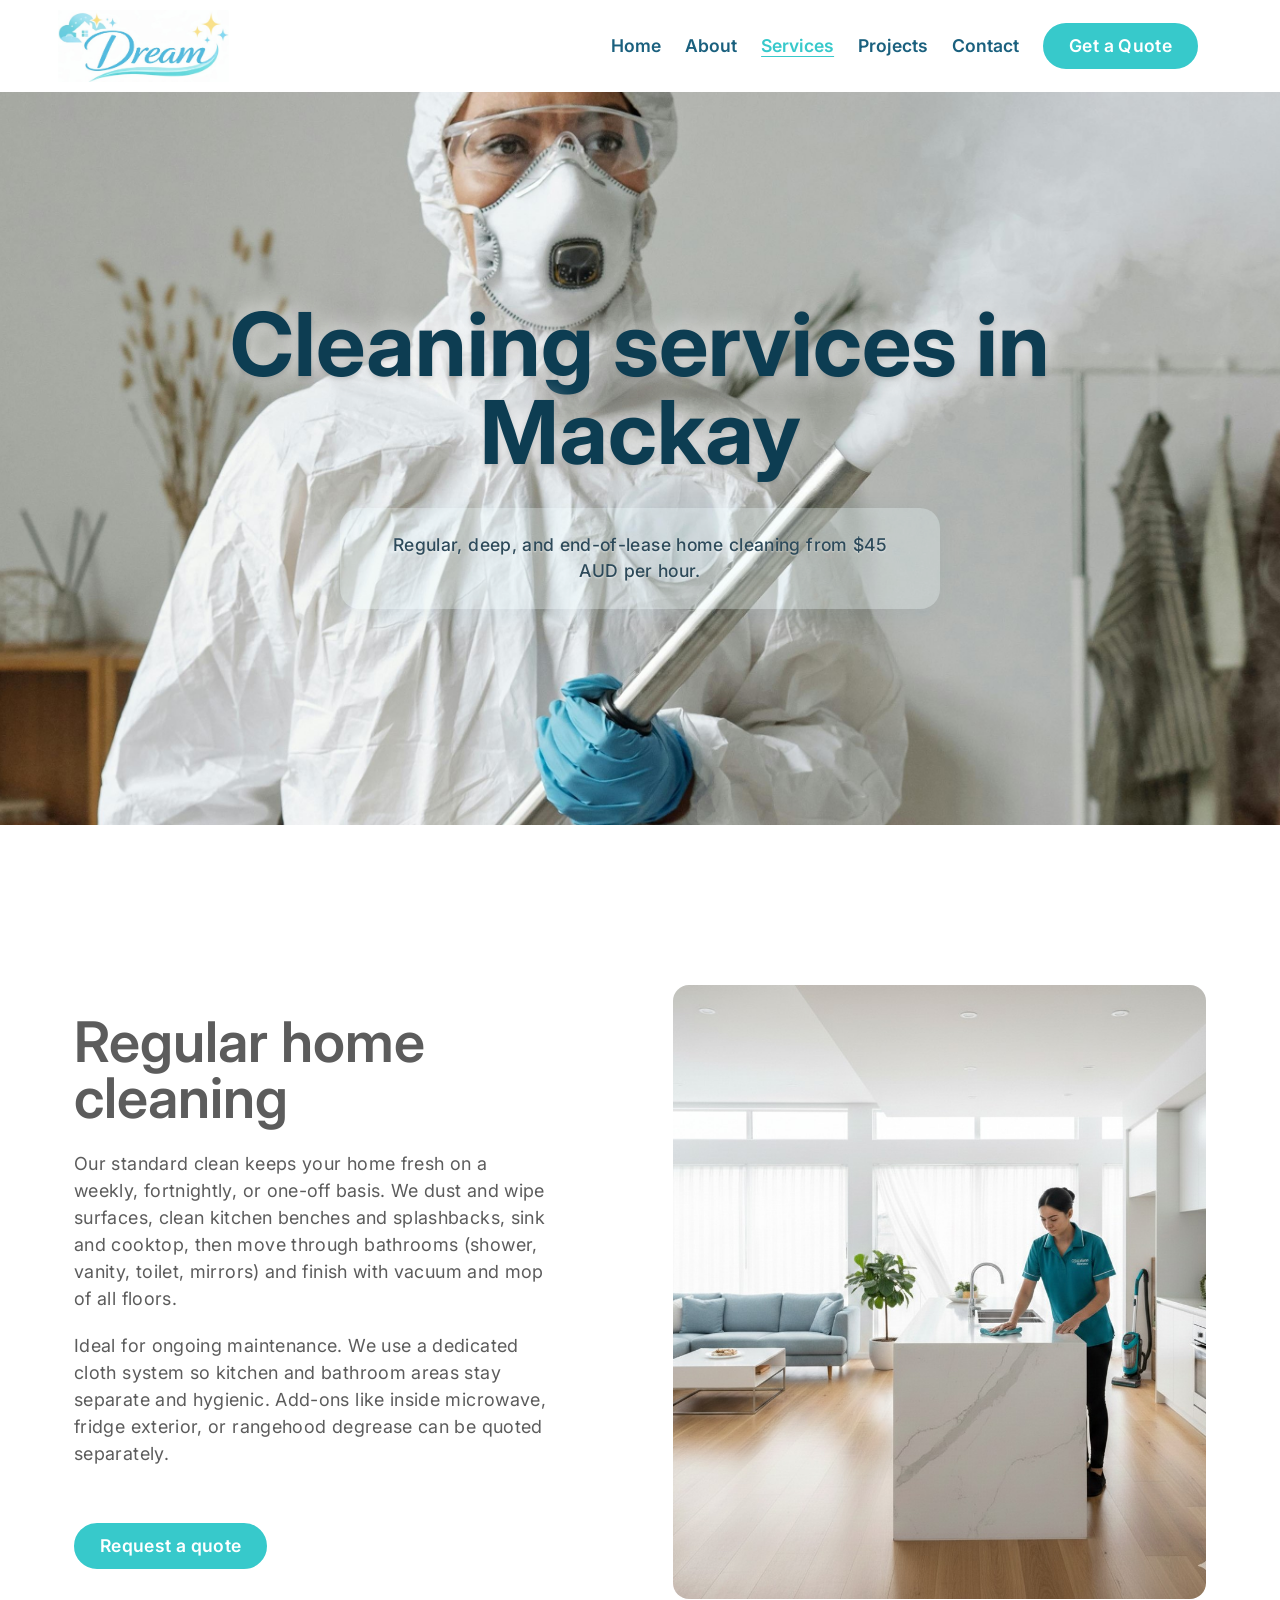
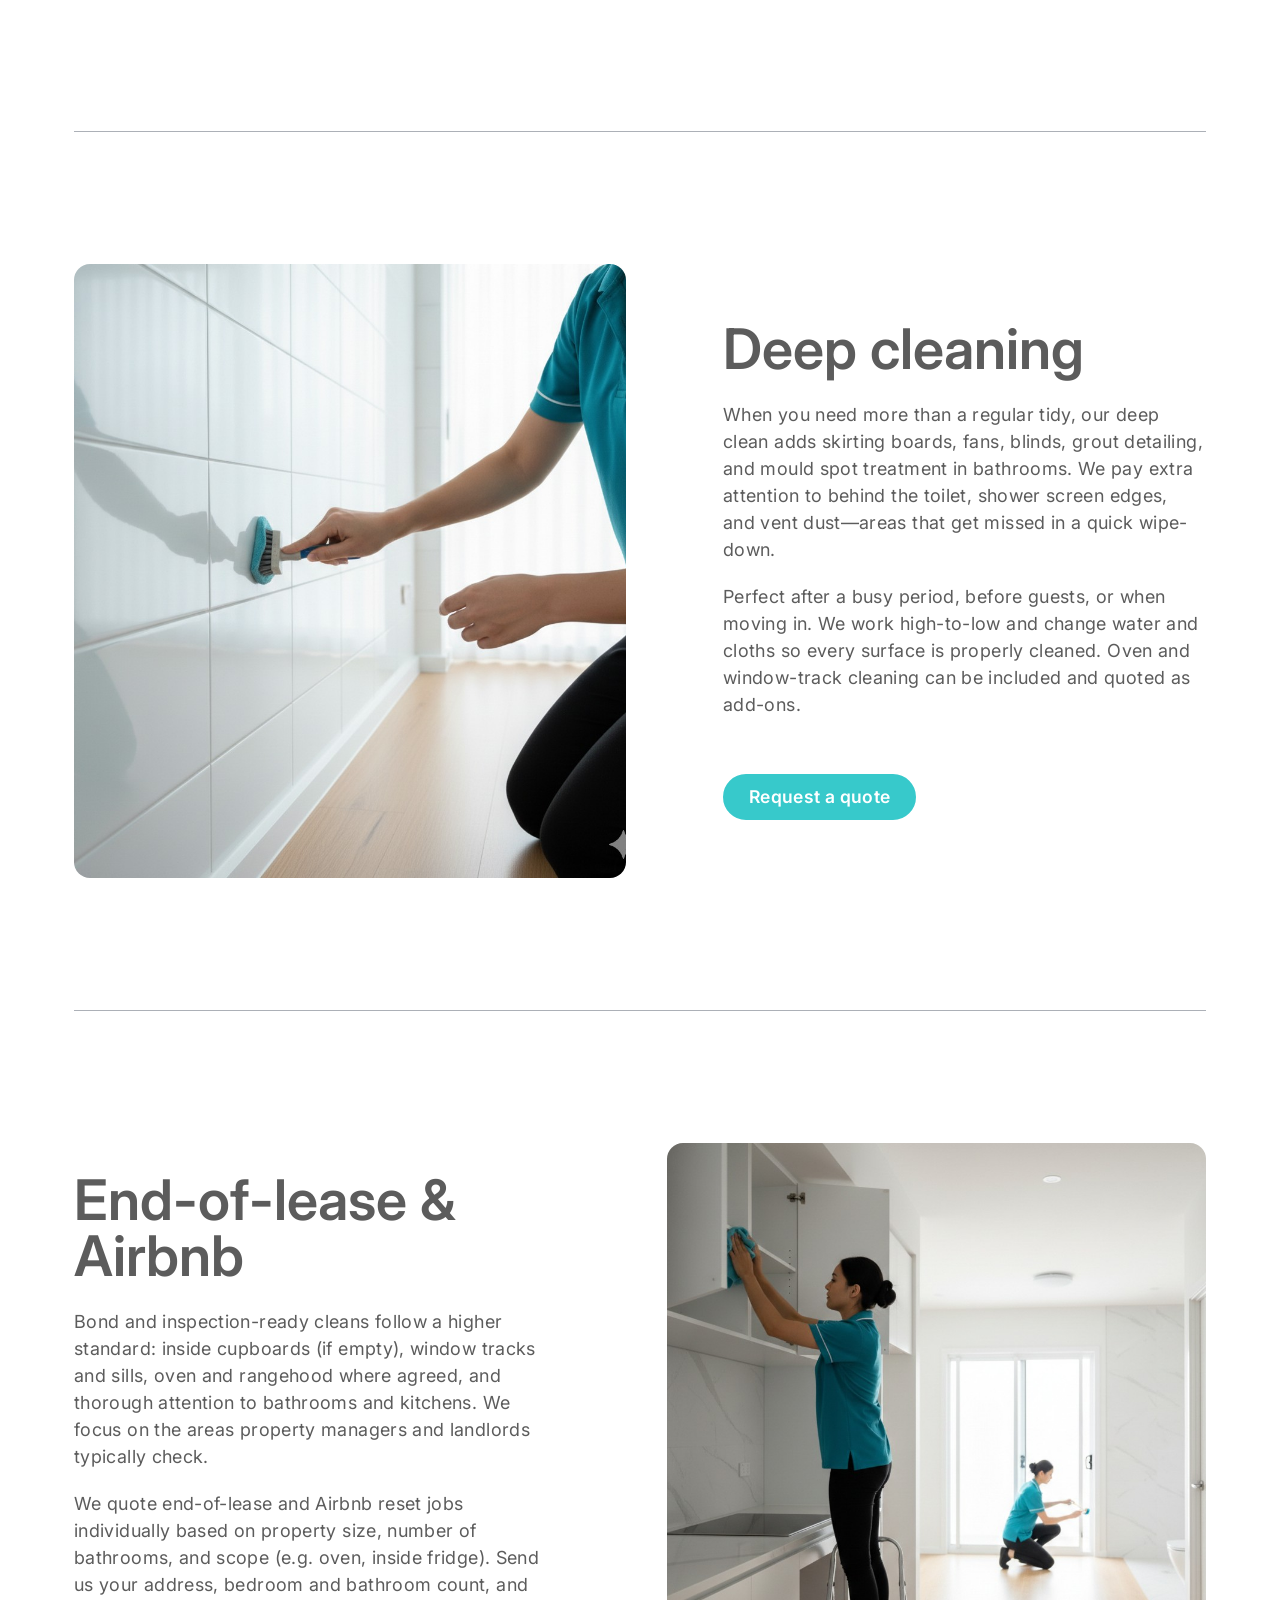
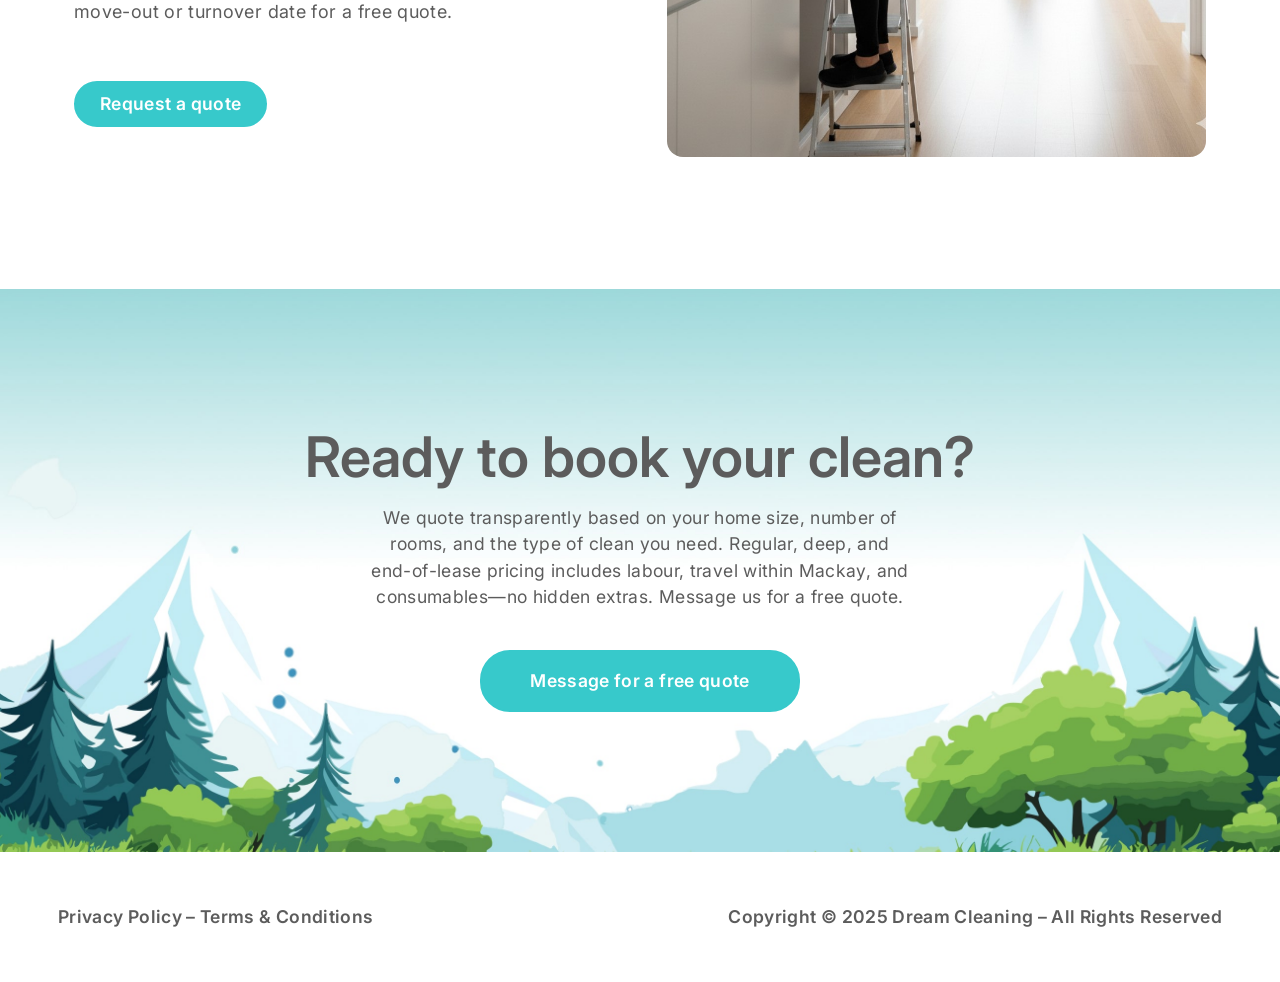
<file: services.html>
<!DOCTYPE html>
<html lang="en">

<head>
  <meta charset="UTF-8" />
  <meta name="viewport" content="width=device-width, initial-scale=1.0" />
  <link rel="icon" type="image/png" href="images/favicon.png" />
  <title>Cleaning Services | Dream Cleaning Mackay</title>
  <link rel="stylesheet" href="css/style.css" />
</head>

<body>
  <div class="wrapper">
    <header class="header">
      <div class="header__container">
        <a href="index.html" class="header__logo logo"><img src="images/logo.png" alt="Dream Cleaning" /></a>
        <div class="header__navigation">
          <div class="header__menu menu">
            <nav class="menu__body">
              <nav class="menu__body">
                <ul class="menu__list">
                  <li class="menu__item"><a href="index.html" class="menu__link">Home</a></li>
                  <li class="menu__item"><a href="about.html" class="menu__link">About</a></li>
                  <li class="menu__item"><a href="services.html" class="menu__link menu__link--active">Services</a></li>
                  <li class="menu__item"><a href="projects.html" class="menu__link">Projects</a></li>
                  <li class="menu__item"><a href="contact.html" class="menu__link">Contact</a></li>
                </ul>
                <a href="contact.html" class="actions-header__button">Get a Quote</a>
              </nav>
          </div>
          <div class="header__actions actions-header">
            <button type="button" class="menu__icon icon-menu"><span></span></button>
          </div>
        </div>
      </div>
    </header>
    <main class="page">
      <section class="page__main main main_services main_pages">
        <div class="main__container main__container_pages">
          <h1 class="main__title">Cleaning services in Mackay</h1>
          <div class="main__text main__text_pages">
            Regular, deep, and end-of-lease home cleaning from $45 AUD per hour.
          </div>
        </div>
      </section>
      <section class="page__services services-page">
        <div class="services-page__container">
          <div class="services-page__item">
            <div class="services-page__column">
              <div class="services-page__content">
                <h2 class="services-page__title title">Regular home cleaning</h2>
                <div class="services-page__text">
                  <p>
                    Our standard clean keeps your home fresh on a weekly, fortnightly, or one-off basis. We dust and wipe
                    surfaces, clean kitchen benches and splashbacks, sink and cooktop, then move through bathrooms
                    (shower, vanity, toilet, mirrors) and finish with vacuum and mop of all floors.
                  </p>
                  <p>
                    Ideal for ongoing maintenance. We use a dedicated cloth system so kitchen and bathroom areas stay
                    separate and hygienic. Add-ons like inside microwave, fridge exterior, or rangehood degrease can be
                    quoted separately.
                  </p>
                </div>
                <a href="contact.html" class="services-page__button button">Request a quote</a>
              </div>
              <div class="services-page__img">
                <img src="images/Services/Service-1.jpg" alt="img" />
              </div>
            </div>
          </div>
          <div class="services-page__item">
            <div class="services-page__column">
              <div class="services-page__img">
                <img src="images/Services/Service-2.jpg" alt="img" />
              </div>
              <div class="services-page__content">
                <h2 class="services-page__title title">Deep cleaning</h2>
                <div class="services-page__text">
                  <p>
                    When you need more than a regular tidy, our deep clean adds skirting boards, fans, blinds, grout
                    detailing, and mould spot treatment in bathrooms. We pay extra attention to behind the toilet,
                    shower screen edges, and vent dust—areas that get missed in a quick wipe-down.
                  </p>
                  <p>
                    Perfect after a busy period, before guests, or when moving in. We work high-to-low and change water
                    and cloths so every surface is properly cleaned. Oven and window-track cleaning can be included and
                    quoted as add-ons.
                  </p>
                </div>
                <a href="contact.html" class="services-page__button button">Request a quote</a>
              </div>
            </div>
          </div>
          <div class="services-page__item">
            <div class="services-page__column">
              <div class="services-page__content">
                <h2 class="services-page__title title">End-of-lease & Airbnb</h2>
                <div class="services-page__text">
                  <p>
                    Bond and inspection-ready cleans follow a higher standard: inside cupboards (if empty), window
                    tracks and sills, oven and rangehood where agreed, and thorough attention to bathrooms and
                    kitchens. We focus on the areas property managers and landlords typically check.
                  </p>
                  <p>
                    We quote end-of-lease and Airbnb reset jobs individually based on property size, number of
                    bathrooms, and scope (e.g. oven, inside fridge). Send us your address, bedroom and bathroom count,
                    and move-out or turnover date for a free quote.
                  </p>
                </div>
                <a href="contact.html" class="services-page__button button">Request a quote</a>
              </div>
              <div class="services-page__img">
                <img src="images/Services/Service-3.jpg" alt="img" />
              </div>
            </div>
          </div>
        </div>
      </section>
      <section class="page__outro outro outro_services">
        <div class="outro__container">
          <h2 class="outro__title title">Ready to book your clean?</h2>
          <div class="outro__text">
            We quote transparently based on your home size, number of rooms, and the type of clean you need. Regular,
            deep, and end-of-lease pricing includes labour, travel within Mackay, and consumables—no hidden extras.
            Message us for a free quote.
          </div>
          <a href="contact.html" class="outro__button button">Message for a free quote</a>
        </div>
      </section>
    </main>
    <footer class="footer">
      <div class="footer__container">
        <a href="#" class="footer__policy">Privacy Policy – Terms & Conditions</a>
        <div class="footer__copyright">Copyright © 2025 Dream Cleaning – All Rights Reserved</div>
      </div>
    </footer>
  </div>
  <script src="js/script.js"></script>
</body>

</html>
</file>
<file: css/style.css>
@import url("reset.css");

@import url("https://fonts.googleapis.com/css?family=Inter:regular,500,600,700&display=swap");

:root {
  /* Dream Cleaning theme (logo + brochure) */
  --color-primary: #1A607E;
  --color-accent: #37C9CB;
  --color-secondary: #44A4CA;
  --color-bg-light: #E6F7FA;
  --color-text: #5C5C5C;
  --color-text-heading: #1A607E;
  --color-success: #61D8CC;
  --color-accent-gold: #FCCD47;
  --color-white: #FFFFFF;
}

/* ************COMMON************ */

.logo {
  font-weight: 700;
  font-size: 2.25rem;
}

body {
  font-family: "Inter", sans-serif;
  font-size: 1.1rem;
  color: var(--color-text);
}

[class*="__container"] {
  max-width: 72.624rem;
  margin: 0 auto;
  padding: 0 0.938rem;
}

.button {
  font-weight: 600;
  display: inline-block;
  padding: 0.75rem 1.5rem;
  border-radius: 30px;
  transition: all 0.3s;
  color: var(--color-white);
  background-color: var(--color-accent);
  border: 2px solid var(--color-accent);
  letter-spacing: 0.02em;
}

.button:hover {
  background-color: var(--color-primary);
  border-color: var(--color-primary);
  color: var(--color-white);
}

.title {
  font-size: 3.5rem;
  font-weight: 600;
}

.wrapper {
  min-height: 100%;
  display: -webkit-box;
  display: -ms-flexbox;
  display: flex;
  -webkit-box-orient: vertical;
  -webkit-box-direction: normal;
  -ms-flex-direction: column;
  flex-direction: column;
  overflow: hidden;
}

/* ************HEADER************ */

.header {
  position: absolute;
  top: 0;
  left: 0;
  width: 100%;
  background: var(--color-white);
  z-index: 1000;
}

.header__container {
  display: flex;
  align-items: center;
  justify-content: space-between;
  min-height: 5.75rem;
  flex-wrap: wrap;
  max-width: 74.624rem;
}

.header__logo {
  position: relative;
  z-index: 2;
}

.header__logo img {
  height: 72px;
  width: auto;
  display: block;
}

.header__navigation {
  display: flex;
  align-items: center;
  gap: 1.5rem;
  flex-wrap: wrap;
}

.menu__body {
  display: flex;
  align-items: center;
  gap: 1.5rem;
}

.menu__link {
  font-weight: 600;
  position: relative;
  color: var(--color-primary);
}

.menu__link:hover {
  color: var(--color-accent);
}

.menu__link--active {
  color: var(--color-accent);
  text-decoration: underline;
  text-underline-offset: 0.25em;
}

.actions-header {
  display: flex;
  align-items: center;
  gap: 0.624rem;
}

.icon-menu {
  display: none;
}

.actions-header__button {
  font-weight: 600;
  display: inline-block;
  padding: 0.75rem 1.5rem;
  border-radius: 30px;
  transition: all 0.3s;
  position: relative;
  z-index: 2;
  color: var(--color-white);
  background-color: var(--color-accent);
  border: 2px solid var(--color-accent);
  letter-spacing: 0.02em;
}

.actions-header__button:hover {
  background-color: var(--color-primary);
  border-color: var(--color-primary);
  color: var(--color-white);
}

/* ****************PAGES**************** */
.page__main {
  padding-bottom: 160px;
}

/* *****************HOME**************** */

.main {
  background: url("../images/Home/Home-Hero.jpg") center / cover no-repeat;
  min-height: 100vh;
}

.main__container {
  display: flex;
  flex-direction: column;
  justify-content: center;
  align-items: center;
  text-align: center;
  padding-top: 19.188rem;
}

.main__caption {
  text-transform: uppercase;
  margin-bottom: 1rem;
  font-weight: 600;
  color: #0d3d52;
  text-shadow: 0 0 20px rgba(255, 255, 255, 0.9), 0 1px 3px rgba(0, 0, 0, 0.15), 0 2px 6px rgba(0, 0, 0, 0.1);
}

.main__title {
  font-size: 5.5rem;
  font-weight: 700;
  margin-bottom: 2rem;
  color: #0d3d52;
  text-shadow: 0 0 24px rgba(255, 255, 255, 0.95), 0 2px 4px rgba(0, 0, 0, 0.2), 0 4px 12px rgba(0, 0, 0, 0.12);
}

.main__text {
  margin-bottom: 3.5rem;
  max-width: 33.375rem;
  padding: 1.5rem 2.25rem;
  line-height: 150%;
  letter-spacing: 0.02em;
  font-weight: 500;
  color: #2d4a5a;
  background: rgba(230, 247, 250, 0.3);
  border-radius: 20px;
  box-shadow: 0 4px 24px rgba(26, 96, 126, 0.08);
  text-shadow: 0 1px 2px rgba(255, 255, 255, 0.6);
}

.main__button {
  font-weight: 600;
  display: inline-block;
  padding: 1.25rem 3rem;
  border-radius: 30px;
  transition: all 0.3s;
  color: var(--color-white);
  background-color: var(--color-accent);
  border: 2px solid var(--color-accent);
  letter-spacing: 0.02em;
  font-size: 1.375rem;
  line-height: 110%;
}

.main__button:hover {
  background-color: var(--color-primary);
  border-color: var(--color-primary);
  color: var(--color-white);
}

.outro_home {
  background: url("../images/Home/CTA.jpg") center / cover no-repeat;
}

/* ************ABOUT**************** */

.main_about {
  background: url("../images/About/About-Hero.jpg") center / cover no-repeat;
}

.about__container {
  display: flex;
  align-items: center;
  justify-content: space-between;
  gap: 1.5rem;
  padding-top: 8.75rem;
  padding-bottom: 8.75rem;
}

.about__image {
  position: relative;
  max-width: 552px;
  height: 614px;
}

.about__image img {
  border-radius: 16px;
  max-width: 100%;
  height: 100%;
  object-fit: cover;
}

.about__title {
  margin-bottom: 1.5rem;
}

.about__text {
  max-width: 30rem;
  letter-spacing: 0.02em;
  line-height: 150%;
  margin-bottom: 3.5rem;
}

.about__text p:not(:last-child) {
  margin-bottom: 2.5rem;
}

.outro_about {
  background: url("../images/About/CTA.jpg") center / cover no-repeat;
}

/* **************SERVICES**************** */

.main_services {
  background: url("../images/Services/Services-Hero.jpg") center / cover no-repeat;
}

.services {
  background-color: var(--color-bg-light);
}

.services__container {
  padding-top: 8.75rem;
  padding-bottom: 8.75rem;
}

.services__title {
  text-align: center;
  margin-bottom: 5rem;
}

.services__row {
  display: grid;
  grid-template-columns: repeat(3, 1fr);
  gap: 1.5rem;
}

.item-services {
  display: flex;
  flex-direction: column;
  align-items: start;
  min-height: 100%;
}

.item-services__image {
  margin-bottom: 2rem;
  max-width: 360px;
  height: 421px;
}

.item-services__image img {
  max-width: 100%;
  height: 100%;
  object-fit: cover;
  border-radius: 16px;
}

.item-services__title {
  font-size: 1.5rem;
  font-weight: 600;
  margin-bottom: 0.75rem;
}

.item-services__text {
  max-width: 21.5rem;
  line-height: 150%;
  margin-bottom: 2rem;
  flex-grow: 1;
  letter-spacing: 0.02em;
}

.item-services__button:hover {
  background-color: var(--color-primary);
  border-color: var(--color-primary);
  color: var(--color-white);
}

.outro_services {
  background: url("../images/Services/CTA.jpg") center / cover no-repeat;
}

/* ************RESULTS CAROUSEL**************** */

.results-carousel__container {
  max-width: 100%;
  padding: 6.5rem 0;
}

.results-carousel__title {
  text-align: center;
  margin-bottom: 0.75rem;
  font-size: clamp(2rem, 4vw, 3rem);
}

.results-carousel__text {
  text-align: center;
  max-width: 44rem;
  margin: 0 auto 2.5rem;
  line-height: 150%;
  letter-spacing: 0.02em;
}

.results-carousel__viewport {
  position: relative;
  overflow: hidden;
  width: 100%;
  padding: 0 2.75rem;
  touch-action: pan-y;
}

.results-carousel__track {
  --slide-width: clamp(320px, 68vw, 780px);
  --slide-height: clamp(220px, 42vw, 470px);
  --slide-gap: 1.25rem;
  --drag-offset: 0px;
  display: flex;
  gap: var(--slide-gap);
  align-items: center;
  will-change: transform;
  transform: translateX(var(--track-offset, 0px)) translateX(var(--drag-offset));
  transition: transform 0.45s ease;
  opacity: 0;
}

.results-carousel__track.is-ready {
  opacity: 1;
}

.results-carousel__track.is-dragging {
  transition: none;
  cursor: grabbing;
}

.results-carousel__slide {
  flex: 0 0 var(--slide-width);
  width: var(--slide-width);
  height: var(--slide-height);
  border-radius: 1.125rem;
  overflow: hidden;
  opacity: 0.35;
  transform: scale(0.86);
  transition: transform 0.45s ease, opacity 0.45s ease, box-shadow 0.45s ease;
}

.results-carousel__slide img {
  width: 100%;
  height: 100%;
  object-fit: cover;
  display: block;
}

.results-carousel__slide.is-active {
  opacity: 1;
  transform: scale(1);
  box-shadow: 0 14px 32px rgba(26, 96, 126, 0.2);
}

.results-carousel__slide.is-adjacent {
  opacity: 0.62;
  transform: scale(0.92);
}

.results-carousel__arrow {
  position: absolute;
  top: 50%;
  transform: translateY(-50%);
  width: 2.75rem;
  height: 2.75rem;
  border-radius: 50%;
  border: 2px solid var(--color-accent);
  background-color: rgba(230, 247, 250, 0.96);
  color: var(--color-primary);
  display: grid;
  place-items: center;
  font-size: 1.2rem;
  font-weight: 700;
  z-index: 3;
  transition: all 0.3s ease;
}

.results-carousel__arrow--prev {
  left: 0.75rem;
}

.results-carousel__arrow--next {
  right: 0.75rem;
}

.results-carousel__arrow:hover {
  background-color: var(--color-primary);
  border-color: var(--color-primary);
  color: var(--color-white);
}

/* ************PROJECTS PAGE**************** */

.main_projects {
  background: linear-gradient(rgba(230, 247, 250, 0.66), rgba(230, 247, 250, 0.66)),
    url("../images/Project_Photos/2.jpeg") center / cover no-repeat;
}

.project-spotlight__container {
  padding-top: 8.75rem;
  padding-bottom: 4.375rem;
  display: grid;
  grid-template-columns: minmax(0, 1.1fr) minmax(0, 1fr);
  gap: 2rem;
  align-items: center;
}

.project-spotlight__image {
  border-radius: 16px;
  overflow: hidden;
  box-shadow: 0 14px 34px rgba(26, 96, 126, 0.16);
}

.project-spotlight__image img {
  width: 100%;
  height: 100%;
  display: block;
  object-fit: cover;
}

.project-spotlight__badge {
  display: inline-block;
  margin-bottom: 0.938rem;
  padding: 0.375rem 0.875rem;
  border-radius: 999px;
  font-size: 0.813rem;
  letter-spacing: 0.06em;
  font-weight: 700;
  text-transform: uppercase;
  background-color: var(--color-bg-light);
  color: var(--color-primary);
}

.project-spotlight__title {
  margin-bottom: 1rem;
}

.project-spotlight__text {
  margin-bottom: 1.75rem;
  line-height: 150%;
  letter-spacing: 0.02em;
  max-width: 33rem;
}

.projects-gallery__container {
  padding-top: 2rem;
  padding-bottom: 8.75rem;
}

.projects-gallery__filters {
  display: flex;
  flex-wrap: wrap;
  gap: 0.75rem;
  margin-bottom: 2rem;
}

.projects-gallery__filter {
  border: 2px solid var(--color-secondary);
  color: var(--color-primary);
  background-color: var(--color-white);
  border-radius: 999px;
  padding: 0.563rem 1rem;
  font-weight: 600;
  transition: all 0.25s;
}

.projects-gallery__filter.is-active,
.projects-gallery__filter:hover {
  background-color: var(--color-primary);
  border-color: var(--color-primary);
  color: var(--color-white);
}

.projects-gallery__grid {
  display: grid;
  grid-template-columns: repeat(3, minmax(0, 1fr));
  gap: 1.25rem;
}

.project-card {
  border-radius: 16px;
  overflow: hidden;
  background: var(--color-white);
  border: 1px solid rgba(68, 164, 202, 0.2);
  box-shadow: 0 10px 24px rgba(26, 96, 126, 0.09);
  transition: transform 0.25s, box-shadow 0.25s;
}

.project-card:hover {
  transform: translateY(-4px);
  box-shadow: 0 16px 30px rgba(26, 96, 126, 0.14);
}

.project-card.is-hidden {
  display: none;
}

.project-card__image {
  height: 230px;
}

.project-card__image img {
  width: 100%;
  height: 100%;
  object-fit: cover;
  display: block;
}

.project-card__body {
  padding: 1rem 1rem 1.125rem;
}

.project-card__badges {
  display: flex;
  flex-wrap: wrap;
  gap: 0.438rem;
  margin-bottom: 0.625rem;
}

.project-card__badge {
  display: inline-block;
  padding: 0.25rem 0.625rem;
  border-radius: 999px;
  background-color: var(--color-bg-light);
  color: var(--color-primary);
  font-size: 0.75rem;
  text-transform: uppercase;
  font-weight: 700;
  letter-spacing: 0.05em;
}

.project-card__title {
  color: var(--color-text-heading);
  margin-bottom: 0.5rem;
  font-size: 1.15rem;
  font-weight: 600;
}

.project-card__text {
  font-size: 0.938rem;
  line-height: 150%;
  letter-spacing: 0.02em;
}

.projects-cta__container {
  background: linear-gradient(180deg, rgba(26, 96, 126, 0.9), rgba(26, 96, 126, 0.9)),
    url("../images/Project_Photos/7.jpeg") center / cover no-repeat;
  border-radius: 18px;
  color: var(--color-white);
  text-align: center;
  padding: 4rem 1.25rem;
  margin-bottom: 8.75rem;
}

.projects-cta__title {
  color: var(--color-white);
  margin-bottom: 1rem;
}

.projects-cta__text {
  max-width: 36rem;
  margin: 0 auto 1.75rem;
  line-height: 150%;
  letter-spacing: 0.02em;
}

.projects-cta__button {
  border-color: var(--color-white);
}

/* ****************OUTRO**************** */

.outro__container {
  padding-top: 8.75rem;
  padding-bottom: 8.75rem;
  display: flex;
  flex-direction: column;
  justify-content: center;
  align-items: center;
  text-align: center;
}

.outro__title {
  margin-bottom: 1.25rem;
}

.outro__text {
  max-width: 33.625rem;
  line-height: 150%;
  margin-bottom: 2.5rem;
  letter-spacing: 0.02em;
}

.outro__button {
  padding: 1.25rem 3rem;
}

/* ****************FOOTER**************** */

.footer {
  line-height: 150%;
}

.footer__container {
  padding-top: 3.25rem;
  padding-bottom: 3.25rem;
  max-width: 74.624rem;
  display: grid;
  grid-template-columns: 1fr 1fr;
  align-items: center;
}

.footer__policy {
  font-weight: 600;
  letter-spacing: 0.02em;
  justify-self: start;
}

.footer__copyright {
  font-weight: 600;
  letter-spacing: 0.02em;
  justify-self: end;
}

/* ****************ABOUT PAGE**************** */
.main__text_pages {
  max-width: 37.5rem;
}

.main__container_pages {
  padding-top: 300px;
}

.main_pages {
  min-height: 676px !important;
}

/* ****************SERVICES PAGE**************** */
.services-page__container {
  padding-top: 160px;
}

.services-page__item {
  margin-bottom: 132px;
}

.services-page__item:not(:last-child) {
  padding-bottom: 132px;
  margin-bottom: 132px;
  border-bottom: 1px solid rgba(48, 58, 77, 0.4);
}

.services-page__column {
  display: flex;
  align-items: center;
  gap: 97px;
}

.services-page__title {
  margin-bottom: 24px;
}

.services-page__text {
  margin-bottom: 56px;
  max-width: 480px;
  font-size: 18px;
  line-height: 150%;
  letter-spacing: 0.02em;
}

.services-page__text p:not(:last-child) {
  margin-bottom: 20px;
}

.services-page__img {
  max-width: 552px;
  height: 614px;
}

.services-page__img img {
  width: 100%;
  height: 100%;
  object-fit: cover;
  border-radius: 16px;
}

/* ****************CONTACT PAGE****************/

.main_contact {
  background: url("../images/Contact/Contact-Hero.jpg") center / cover no-repeat;
}

.contact__container {
  display: flex;
  justify-content: space-between;
  gap: 109px;
  padding-top: 140px;
  padding-bottom: 140px;
}

.contact__title {
  margin-bottom: 48px;
  font-weight: 600;
  line-height: 110%;
  font-size: 40px;
}

.connect-contact {
  display: flex;
  flex-direction: column;
  align-items: start;
  row-gap: 32px;
  margin-bottom: 40px;
  padding-bottom: 40px;
  border-bottom: 1px solid var(--color-bg-light);
}

.connect-contact__item {
  display: inline-flex;
  align-items: center;
  gap: 24px;
}

.connect-contant__type {
  margin-bottom: 4px;
  font-size: 18px;
  font-weight: 600;
  letter-spacing: 0.04em;
  line-height: 110%;
  text-transform: uppercase;
}

.connect-contact__label {
  font-size: 22px;
  line-height: 150%;
  letter-spacing: 0.02em;
}

.contact__links {
  display: flex;
  align-items: center;
  gap: 12px;
}

.contact__text {
  max-width: 545px;
  font-size: 18px;
  line-height: 150%;
}

.contact__text p:not(:last-child) {
  margin-bottom: 15px;
}

/* Map section (contact page) – full-width strip, same as original */
.page__map {
  width: 100%;
  overflow: hidden;
  padding: 0;
  margin: 0;
}

.page__map iframe {
  display: block;
  width: 100%;
  height: 482px;
  border: 0;
}

/* **************REVIEWS PAGE**************** */
.reviews__container {
  padding-top: 160px;
  padding-bottom: 160px;
}

.reviews__row {
  display: grid;
  grid-template-columns: repeat(3, 1fr);
  column-gap: 24px;
  row-gap: 96px;
}

.reviews__column {
  border: 1px solid var(--color-bg-light);
  border-radius: 8px;
}

.reviews__item {
  padding-top: 48px;
  padding-bottom: 56px;
  padding-right: 32px;
  padding-left: 32px;
}

.item-reviews {
  text-align: center;
  display: flex;
  flex-direction: column;
  justify-content: center;
  align-items: center;
}

.item-reviews__img {
  max-width: 46px;
  height: 36px;
  margin: 0 auto;
  margin-bottom: 46px;
}

.item-reviews__img img {
  width: 100%;
  height: 100%;
  object-fit: cover;
}

.item-reviews__text {
  margin-bottom: 40px;
  font-size: 18px;
  letter-spacing: 0.02em;
  line-height: 150%;
}

.item-reviews__author {
  font-weight: 600;
  font-size: 18px;
  letter-spacing: 0.01em;
  margin-bottom: 10px;
}

.item-reviews__geo {
  font-size: 14px;
  letter-spacing: 0.002em;
}

/* ******************PRICING PAGE******************** */
.pricing__container {
  padding-top: 140px;
  padding-bottom: 140px;
  display: flex;
  flex-direction: column;
  justify-content: center;
  align-items: center;
}

.pricing__caption {
  font-size: 24px;
  font-weight: 600;
  margin-bottom: 12px;
  letter-spacing: 4%;
}

.pricing__title {
  font-weight: 600;
  font-size: 72px;
  margin-bottom: 24px;
}

.pricing__text {
  font-size: 22px;
  letter-spacing: 2%;
  margin-bottom: 88px;
}

.pricing__row {
  display: flex;
  align-items: start;
  gap: 24px;
}

.pricing__column {
  border: 2px solid var(--color-bg-light);
  border-radius: 8px;
}

.pricing__item {
  padding: 40px;
  padding-bottom: 48px;
}

.item-pricing__info {
  padding-bottom: 32px;
  border-bottom: 1px solid var(--color-bg-light);
  margin-bottom: 32px;
}

.item-pricing__label {
  font-weight: 600;
  font-size: 18px;
  letter-spacing: 1%;
  margin-bottom: 16px;
}

.item-pricing__cost {
  font-size: 72px;
  font-weight: 600;
  margin-bottom: 16px;
}

.item-pricing__list {
  margin-bottom: 64px;
}

.item-pricing__item {
  display: flex;
  align-items: center;
  gap: 6px;
}

.item-pricing__item::before {
  content: "";
  background: url("../img/pricing/check.svg") 0 0 no-repeat;
  width: 16px;
  height: 18px;
}

.item-pricing__item:not(:last-child) {
  margin-bottom: 12px;
}

.item-pricing__button {
  display: inline-block;
  font-size: 22px;
  letter-spacing: 0.02em;
  font-weight: 600;
  color: var(--color-white);
  padding: 20px 82px;
  background-color: var(--color-accent);
  border: 2px solid var(--color-accent);
  border-radius: 30px;
  transition: all 0.3s;
}

.item-pricing__button:hover {
  background-color: var(--color-primary);
  border-color: var(--color-primary);
  color: var(--color-white);
}

.team {
  background-color: var(--color-bg-light);
}

.team__container {
  padding-top: 140px;
  padding-bottom: 140px;
  display: flex;
  flex-direction: column;
  justify-content: center;
  align-items: center;
}

.team__title {
  text-align: center;
  margin-bottom: 96px;
  max-width: 483px;
}

.team__row {
  display: grid;
  column-gap: 24px;
  row-gap: 96px;
  grid-template-columns: repeat(3, 1fr);
}

.team__item {
  display: flex;
  flex-direction: column;
  justify-content: center;
  align-items: center;
}

.item-team__img {
  max-width: 360px;
  height: 363px;
  margin-bottom: 40px;
}

.item-team__img img {
  width: 100%;
  height: 100%;
  border-radius: 8px;
  object-fit: cover;
}

.item-team__name {
  max-width: 186px;
  font-size: 32px;
  font-weight: 600;
  line-height: 120%;
  text-align: center;
  margin-bottom: 12px;
}

.item-team__role {
  display: flex;
  align-items: center;
  gap: 6px;
  margin-bottom: 26px;
  letter-spacing: 2%;
}

.item-team__role span {
  display: flex;
  align-items: center;
  gap: 6px;
}

.item-team__role span::after {
  content: "";
  background: url("../img/team/icons/star.svg") 0 0 no-repeat;
  width: 12px;
  height: 12px;
}

.item-team__text {
  font-size: 16px;
  text-align: center;
  letter-spacing: 2%;
  line-height: 150%;
  max-width: 328px;
  margin-bottom: 20px;
}

.item-team__icons {
  display: flex;
  align-items: center;
  gap: 12px;
}

/* *************FAQ PAGE************** */
.faqs__container {
  padding-top: 140px;
  padding-bottom: 140px;
}

.faqs__title {
  text-align: center;
  margin-bottom: 80px;
}

.spollers-faq__item {
  width: 100%;
}

.spollers-faq__item:not(:last-child) {
  margin-bottom: 24px;
}

.spollers-faq__button {
  display: inline-block;
  border: 2px solid var(--color-bg-light);
  display: flex;
  align-items: center;
  justify-content: space-between;
  width: 100%;
  border-radius: 8px;
}

.spollers-faq__button span {
  padding-left: 40px;
  padding-top: 32px;
  padding-bottom: 32px;
  font-weight: 600;
}

.spollers-faq__button img {
  padding-right: 34.5px;
}

.spollers-faq__text {
  max-height: 0;
  overflow: hidden;
  width: 100%;
  display: block;
}

.spollers-faq__item.active .spollers-faq__text {
  max-height: 1000px;
  max-height: calc(1000px + 16px);
}

.spollers-faq__item.active .spollers-faq__button {
  border-bottom: none;
  border-radius: 8px 8px 0px 0px;
}

.spollers-faq__item.active .spollers-faq__button span {
  padding-bottom: 32px;
}

.spollers-faq__item.active .spollers-faq__button img {
  transform: translate(-34px, 0px) rotate(180deg);
}

.spollers-faq__inner {
  padding-top: 20px;
  padding-left: 40px;
  border: 2px solid var(--color-bg-light);
  border-radius: 0px 0px 8px 8px;
  line-height: 150%;
  padding-bottom: 20px;
  border-top: none;
  padding-right: 100px;
}

/* ****************TEAM PAGE**************** */
.director__container {
  padding-top: 140px;
  padding-bottom: 140px;
  display: flex;
  align-items: center;
  gap: 96px;
}

.director__title {
  margin-bottom: 16px;
}

.director__role {
  font-size: 22px;
  letter-spacing: 2%;
  margin-bottom: 40px;
}

.director__text {
  letter-spacing: 2%;
  line-height: 150%;
  max-width: 480px;
}

.director__text p:not(:last-child) {
  margin-bottom: 20px;
}

.director__img {
  max-width: 552px;
  height: 614px;
}

.director__img img {
  width: 100%;
  height: 100%;
  object-fit: cover;
  border-radius: 16px;
}

/* ****************GALLERY**************** */
.gallery__container {
  padding-bottom: 140px;
  padding-top: 140px;
}

.gallery__row {
  display: grid;
  grid-template-columns: repeat(3, 1fr);
  column-gap: 24px;
  row-gap: 96px;
  margin-bottom: 96px;
  justify-items: center;
}

.gallery__item {
  max-width: 360px;
  height: 407px;
}

.gallery__item img {
  width: 100%;
  height: 100%;
  object-fit: cover;
  border-radius: 16px;
}

.gallery__paggination {
  display: flex;
  align-items: center;
  justify-content: center;
  align-items: center;
  gap: 42px;
}

.gallery__paggination button:first-child {
  transform: translate(0px, 5px);
}

.gallery__paggination button:last-child {
  transform: rotate(-180deg) translate(0px, 5px);
}

.gallery_active {
  color: var(--color-white);
  padding: 10px 15px;
  background-color: var(--color-accent);
  border-radius: 100px;
  display: inline-block;
}

/* ****************RESOURCES**************** */
.resources__container {
  padding-top: 140px;
  padding-bottom: 140px;
  display: grid;
  grid-template-columns: repeat(3, 1fr);
  column-gap: 24px;
  row-gap: 96px;
  justify-items: center;
}

.resources__img {
  max-width: 360px;
  height: 330px;
  margin-bottom: 32px;
}

.resources__img img {
  width: 100%;
  height: 100%;
  object-fit: cover;
  border-radius: 12px;
}

.resources__title {
  font-weight: 600;
  font-size: 24px;
  margin-bottom: 12px;
}

.resources__text {
  letter-spacing: 2%;
  line-height: 150%;
  max-width: 243px;
  margin-bottom: 32px;
}

.resources__button {
  background-color: var(--color-accent);
  color: var(--color-white);
  font-weight: 600;
  letter-spacing: 0.02em;
  border: 2px solid var(--color-accent);
  border-radius: 30px;
  transition: all 0.3s;
}

.resources__button:hover {
  background-color: var(--color-primary);
  border-color: var(--color-primary);
  color: var(--color-white);
}

/* ****************ADAPTIVE**************** */

@media (max-width: 992px) {
  .services__row {
    grid-template-columns: 1fr;
    gap: 6rem;
    justify-items: center;
  }

  .item-services {
    text-align: center;
    align-items: center;
  }

  .page__main {
    padding-bottom: 80px;
  }
}

@media (min-width: 47.999rem) {
  .menu__list {
    display: flex;
    align-items: center;
    gap: 1.5rem;
    flex-wrap: wrap;
  }
}

@media (max-width: 995px) {
  .item-pricing__button {
    font-size: 19px;
  }
}

@media (max-width: 62.6875rem) {
  .resources__container {
    padding-top: 70px;
    padding-bottom: 70px;
    grid-template-columns: repeat(2, 1fr);
  }

  .gallery__paggination {
    gap: 27px;
  }

  .gallery__row {
    grid-template-columns: repeat(2, 1fr);
  }

  .team__row {
    grid-template-columns: repeat(2, 1fr);
    row-gap: 30px;
  }

  .director__container {
    flex-direction: column;
    padding-top: 70px;
    padding-bottom: 70px;
    gap: 10px;
    text-align: center;
  }

  .item-pricing {
    padding: 20px;
    padding-bottom: 30px;
  }

  .pricing__title {
    font-size: 39px;
  }

  .pricing__text {
    margin-bottom: 25px;
  }

  .item-pricing__button {
    padding: 16px 42px;
  }

  .footer__container {
    display: flex;
    flex-direction: column;
    align-items: center;
    padding: 2rem;
  }

  .footer__policy,
  .footer__copyright {
    justify-self: center;
    text-align: center;
    margin: 0.5rem 0;
  }

  .services-page__column {
    gap: 30px;
    font-size: 15px;
  }

  .services-page__title {
    font-size: 29px;
  }

  .reviews__row {
    grid-template-columns: repeat(2, 1fr);
    row-gap: 30px;
    column-gap: 10px;
  }

  .reviews__item {
    padding-left: 20px;
    padding-right: 20px;
    padding-bottom: 20px;
    padding-top: 20px;
    display: inline-block;
  }

  .item-reviews__text {
    font-size: 16px;
  }

  .item-reviews__author {
    font-size: 16px;
  }
}

@media (max-width: 47.999rem) {
  .spollers-faq__item.active .spollers-faq__button img {
    transform: translate(-10px, -10px) rotate(180deg);
  }

  .spollers-faq__button span {
    padding-top: 15px;
    padding-left: 10px;
    padding-bottom: 15px;
    font-weight: 600;
    font-size: 14px;
  }

  .spollers-faq__button img {
    padding-right: 10px;
  }

  .spollers-faq__inner {
    font-size: 16px;
    padding-left: 10px;
    line-height: 130%;
  }

  .pricing__container {
    text-align: center;
    padding-top: 70px;
    padding-bottom: 70px;
  }

  .pricing__row {
    flex-direction: column;
    justify-content: center;
    align-items: center;
  }

  .item-pricing__button {
    font-size: 17px;
    padding: 15px 32px;
  }

  .reviews__container {
    padding-top: 80px;
    padding-bottom: 80px;
  }

  .icon-menu {
    display: block;
    position: relative;
    -webkit-box-flex: 0;
    -ms-flex: 0 0 1.875rem;
    flex: 0 0 1.875rem;
    width: 1.875rem;
    height: 1.125rem;
    cursor: pointer;
    z-index: 5;
  }

  .icon-menu span,
  .icon-menu::before,
  .icon-menu::after {
    content: "";
    -webkit-transition: all 0.3s ease 0s;
    -o-transition: all 0.3s ease 0s;
    transition: all 0.3s ease 0s;
    right: 0;
    position: absolute;
    width: 100%;
    height: 0.125rem;
    background-color: #000;
  }

  .icon-menu::before {
    top: 0;
  }

  .icon-menu::after {
    bottom: 0;
  }

  .contact__container {
    flex-direction: column;
    padding-top: 80px;
    gap: 50px;
    padding-bottom: 80px;
  }

  .icon-menu span {
    top: calc(50% - 0.0625rem);
  }

  .menu-open .icon-menu span {
    width: 0;
  }

  .menu-open .icon-menu::before {
    top: calc(50% - 0.0625rem);
    -webkit-transform: rotate(-45deg);
    -ms-transform: rotate(-45deg);
    transform: rotate(-45deg);
  }

  .menu-open .icon-menu::after {
    bottom: calc(50% - 0.0625rem);
    -webkit-transform: rotate(45deg);
    -ms-transform: rotate(45deg);
    transform: rotate(45deg);
  }

  .menu__body {
    background-color: var(--color-white);
    position: fixed;
    top: 0;
    left: -100%;
    width: 100%;
    height: 100%;
    padding: 9.375rem 0.938rem 1.875rem 0.938rem;
    overflow: auto;
    flex-direction: column;
    row-gap: 5rem;
  }

  .menu__body::before {
    content: "";
    position: fixed;
    top: 0;
    left: -100%;
    width: 100%;
    min-height: 5.75rem;
    background-color: var(--color-white);
    border-bottom: 1px solid #000;
    z-index: 2;
  }

  .menu-open .menu__body {
    left: 0;
  }

  .menu-open .menu__body::before {
    left: 0;
  }

  .menu__item {
    text-align: center;
  }

  .menu__item:not(:last-child) {
    margin-bottom: 1.563rem;
  }

  .menu__link {
    font-size: 2rem;
  }

  .actions-header__button {
    padding: 0.75rem;
  }

  .main__container {
    padding-top: 12.5rem;
  }

  .main__container_pages {
    padding-top: 290px;
  }

  .main__title {
    font-size: 3rem;
  }

  .title {
    font-size: 2rem;
  }

  .about__content {
    display: flex;
    flex-direction: column;
    justify-content: center;
    align-items: center;
    text-align: center;
  }

  .about__container {
    flex-direction: column;
    padding-top: 4.375rem;
    padding-bottom: 4.375rem;
    gap: 4rem;
  }

  .services__container {
    padding-top: 4.375rem;
    padding-bottom: 4.375rem;
  }

  .results-carousel__container {
    padding: 4.375rem 0;
  }

  .outro__container {
    padding-top: 4.375rem;
    padding-bottom: 4.375rem;
  }

  .logo {
    font-size: 1rem;
  }

  .services-page__column {
    flex-direction: column;
    justify-content: center;
    align-items: center;
    text-align: center;
    font-size: 20px;
    gap: 4rem;
  }
}

@media (max-width: 61.936rem) {
  .footer__container {
    flex-direction: column;
    justify-content: center;
    align-items: center;
    text-align: center;
    row-gap: 0.938rem;
  }

  .logo {
    font-size: 2rem;
  }
}

@media (max-width: 530px) {
  .results-carousel__container {
    padding: 3.25rem 0;
  }

  .results-carousel__text {
    margin-bottom: 1.5rem;
    font-size: 0.95rem;
    padding: 0 0.938rem;
  }

  .results-carousel__viewport {
    padding: 0 1rem;
  }

  .results-carousel__track {
    --slide-width: min(86vw, 500px);
    --slide-height: min(58vw, 340px);
    --slide-gap: 0.75rem;
  }

  .results-carousel__slide {
    border-radius: 0.875rem;
  }

  .results-carousel__arrow {
    width: 2.25rem;
    height: 2.25rem;
    font-size: 1rem;
  }

  .results-carousel__arrow--prev {
    left: 0.25rem;
  }

  .results-carousel__arrow--next {
    right: 0.25rem;
  }

  .reviews__row {
    grid-template-columns: 1fr;
  }

  .team__row {
    grid-template-columns: 1fr;
  }

  .gallery__row {
    grid-template-columns: 1fr;
  }

  .resources__container {
    grid-template-columns: 1fr;
  }
}

@media (max-width: 992px) {
  .project-spotlight__container {
    grid-template-columns: 1fr;
    padding-top: 4.375rem;
    padding-bottom: 2.5rem;
  }

  .projects-gallery__container {
    padding-bottom: 4.375rem;
  }

  .projects-gallery__grid {
    grid-template-columns: repeat(2, minmax(0, 1fr));
  }

  .projects-cta__container {
    margin-bottom: 4.375rem;
  }
}

@media (max-width: 700px) {
  .projects-gallery__grid {
    grid-template-columns: 1fr;
  }

  .projects-gallery__filters {
    justify-content: center;
  }

  .project-card__image {
    height: 250px;
  }
}
</file>
